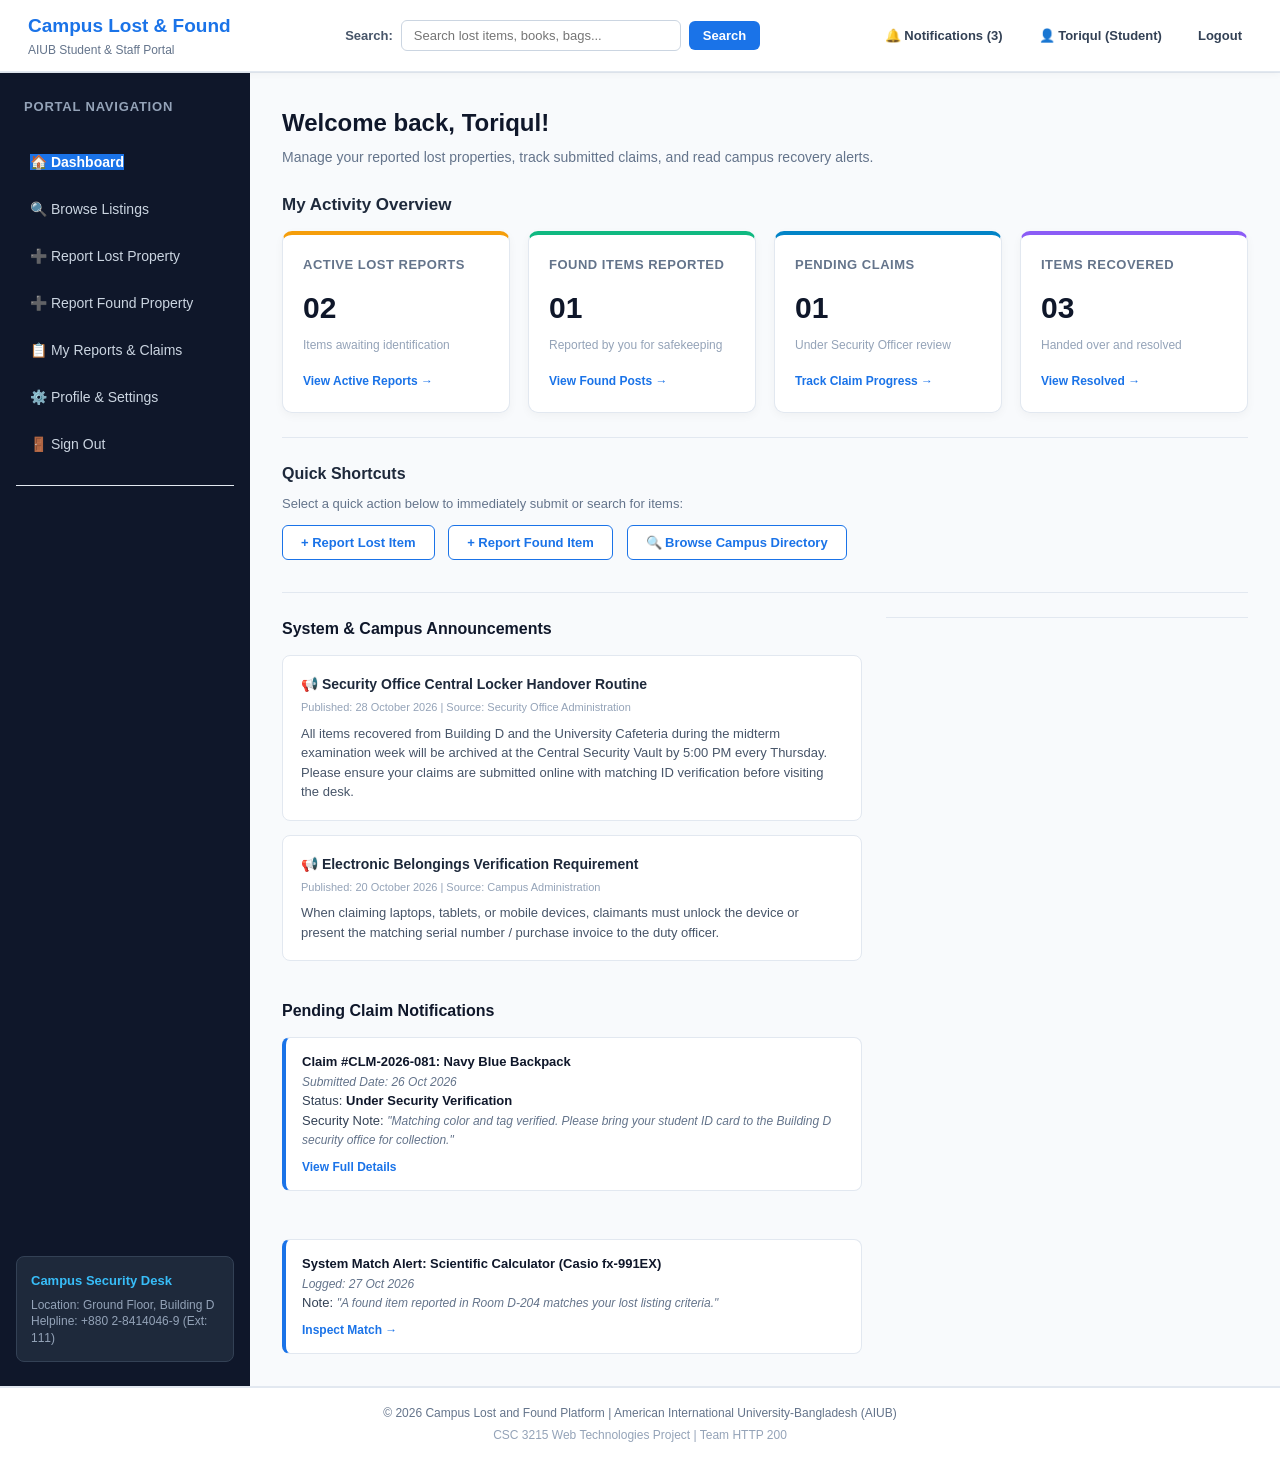
<file: demo_layout/index.html>
<!DOCTYPE html>
<html lang="en">
<head>
  <meta charset="UTF-8">
  <title>User Dashboard - Campus Lost and Found</title>
  <link rel="stylesheet" href="style.css">
</head>
<body>

  <!-- 1. Top Navigation Bar -->
  <header>
    <div>
      <h1>Campus Lost &amp; Found</h1>
      <p>AIUB Student &amp; Staff Portal</p>
    </div>

    <!-- Quick Search Form -->
    <form action="items_browse.html" method="GET">
      <label for="dash-search">Search:</label>
      <input type="search" id="dash-search" name="q" placeholder="Search lost items, books, bags...">
      <button type="submit">Search</button>
    </form>

    <!-- User Profile & Notifications Shortcut -->
    <nav aria-label="User Utilities">
      <ul>
        <li><a href="notifications.html">🔔 Notifications (3)</a></li>
        <li><a href="profile.html">👤 Toriqul (Student)</a></li>
        <li><a href="login.html">Logout</a></li>
      </ul>
    </nav>
  </header>

  <hr>

  <!-- 2. Main Portal Layout (Sidebar + Workspace) -->
  <div>

    <!-- Role-based Navigation Sidebar -->
    <aside>
      <h3>Portal Navigation</h3>
      <nav aria-label="Main Navigation">
        <ul>
          <li><a href="dashboard.html"><strong>🏠 Dashboard</strong></a></li>
          <li><a href="items_browse.html">🔍 Browse Listings</a></li>
          <li><a href="report_lost.html">➕ Report Lost Property</a></li>
          <li><a href="report_found.html">➕ Report Found Property</a></li>
          <li><a href="report_history.html">📋 My Reports &amp; Claims</a></li>
          <li><a href="profile.html">⚙️ Profile &amp; Settings</a></li>
          <li><a href="login.html">🚪 Sign Out</a></li>
        </ul>
      </nav>

      <hr>

      <!-- Quick Support Box -->
      <section>
        <h4>Campus Security Desk</h4>
        <p>Location: Ground Floor, Building D</p>
        <p>Helpline: +880 2-8414046-9 (Ext: 111)</p>
      </section>
    </aside>

    <hr>

    <!-- 3. Dynamic Dashboard Workspace -->
    <main>

      <!-- Greeting Section -->
      <section>
        <h2>Welcome back, Toriqul!</h2>
        <p>Manage your reported lost properties, track submitted claims, and read campus recovery alerts.</p>
      </section>

      <!-- Metric Cards (Overview metrics of personal active reports) -->
      <section>
        <h3>My Activity Overview</h3>

        <div>
          <!-- Metric 1: Active Lost Reports -->
          <article>
            <h4>Active Lost Reports</h4>
            <p><strong>02</strong></p>
            <p>Items awaiting identification</p>
            <a href="report_history.html?type=lost">View Active Reports &rarr;</a>
          </article>

          <!-- Metric 2: Found Items Reported -->
          <article>
            <h4>Found Items Reported</h4>
            <p><strong>01</strong></p>
            <p>Reported by you for safekeeping</p>
            <a href="report_history.html?type=found">View Found Posts &rarr;</a>
          </article>

          <!-- Metric 3: Pending Claims -->
          <article>
            <h4>Pending Claims</h4>
            <p><strong>01</strong></p>
            <p>Under Security Officer review</p>
            <a href="report_history.html?tab=claims">Track Claim Progress &rarr;</a>
          </article>

          <!-- Metric 4: Successfully Recovered -->
          <article>
            <h4>Items Recovered</h4>
            <p><strong>03</strong></p>
            <p>Handed over and resolved</p>
            <a href="report_history.html?status=recovered">View Resolved &rarr;</a>
          </article>
        </div>
      </section>

      <hr>

      <!-- Navigation Action Shortcuts -->
      <section>
        <h3>Quick Shortcuts</h3>
        <p>Select a quick action below to immediately submit or search for items:</p>
        <p>
          <a href="report_lost.html"><button type="button">+ Report Lost Item</button></a>
          <a href="report_found.html"><button type="button">+ Report Found Item</button></a>
          <a href="items_browse.html"><button type="button">🔍 Browse Campus Directory</button></a>
        </p>
      </section>

      <hr>

      <!-- Two-Column Feed: Announcements + Claims Status -->
      <div>

        <!-- Left: Campus Announcements -->
        <section>
          <h3>System &amp; Campus Announcements</h3>

          <article>
            <h4>📢 Security Office Central Locker Handover Routine</h4>
            <p><small>Published: 28 October 2026 | Source: Security Office Administration</small></p>
            <p>All items recovered from Building D and the University Cafeteria during the midterm examination week will be archived at the Central Security Vault by 5:00 PM every Thursday. Please ensure your claims are submitted online with matching ID verification before visiting the desk.</p>
          </article>

          <article>
            <h4>📢 Electronic Belongings Verification Requirement</h4>
            <p><small>Published: 20 October 2026 | Source: Campus Administration</small></p>
            <p>When claiming laptops, tablets, or mobile devices, claimants must unlock the device or present the matching serial number / purchase invoice to the duty officer.</p>
          </article>
        </section>

        <hr>

        <!-- Right: Recent Notification & Pending Claim Status -->
        <section>
          <h3>Pending Claim Notifications</h3>

          <ul>
            <li>
              <strong>Claim #CLM-2026-081: Navy Blue Backpack</strong><br>
              <em>Submitted Date: 26 Oct 2026</em><br>
              Status: <strong>Under Security Verification</strong><br>
              Security Note: <em>"Matching color and tag verified. Please bring your student ID card to the Building D security office for collection."</em><br>
              <a href="report_history.html">View Full Details</a>
            </li>
            <br>
            <li>
              <strong>System Match Alert: Scientific Calculator (Casio fx-991EX)</strong><br>
              <em>Logged: 27 Oct 2026</em><br>
              Note: <em>"A found item reported in Room D-204 matches your lost listing criteria."</em><br>
              <a href="items_browse.html">Inspect Match &rarr;</a>
            </li>
          </ul>
        </section>

      </div>

    </main>
  </div>

  <hr>

  <!-- 4. Global Footer -->
  <footer>
    <p>&copy; 2026 Campus Lost and Found Platform | American International University-Bangladesh (AIUB)</p>
    <p>CSC 3215 Web Technologies Project | Team HTTP 200</p>
  </footer>

</body>
</html>
</file>
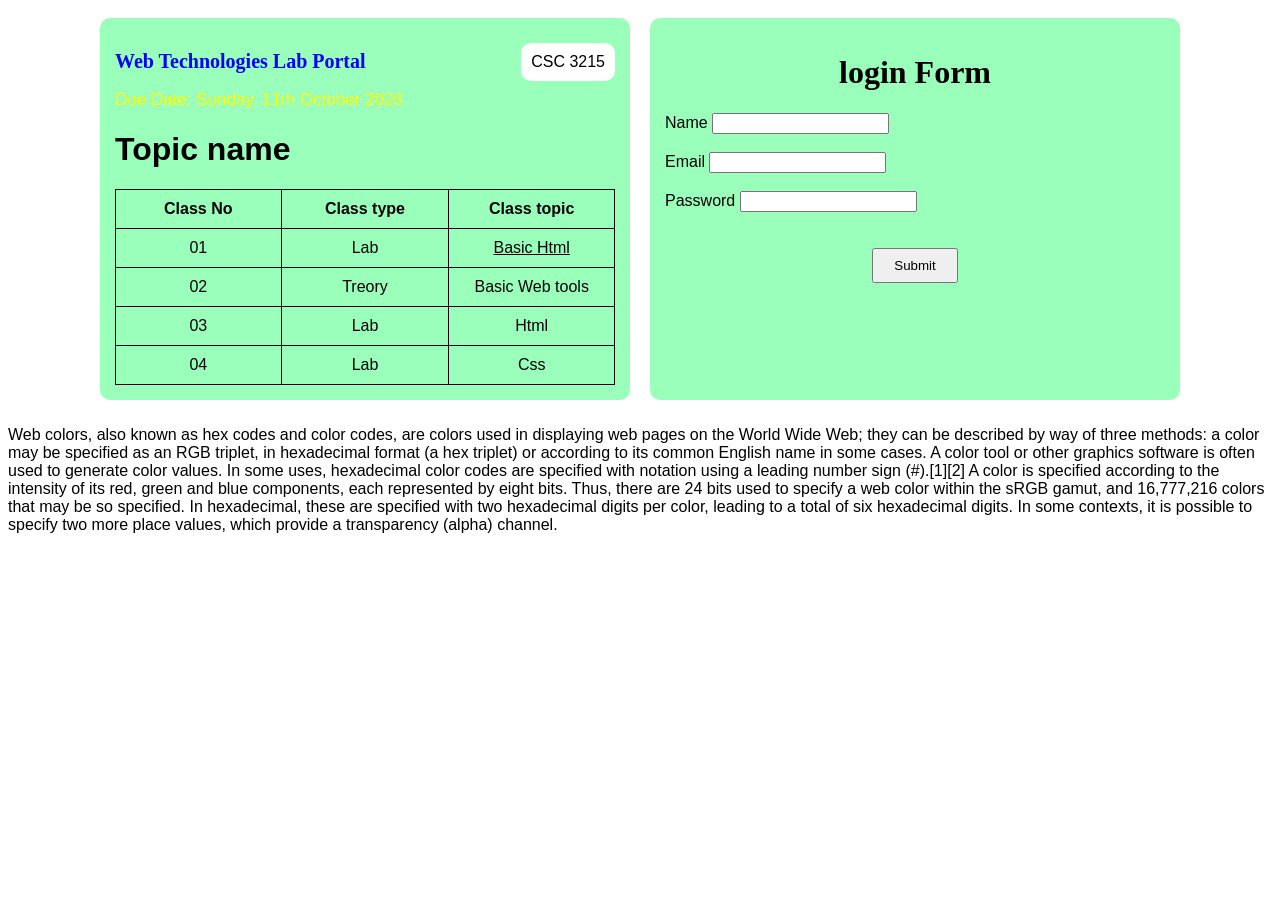
<file: practice/index.html>
<!DOCTYPE html>
<html lang="en">
<head>
  <meta charset="UTF-8">
  <title>Course Announcement Card</title>
  <link rel="stylesheet" href="style.css">
</head>
<body>
    <div class="flex">
            <div class="card">
            <span class="courseId">CSC 3215</span>
            <h2 class="courseName">Web Technologies Lab Portal</h2>
            <p class="subTitle">Due Date: Sunday, 11th October 2026</p>
            <h1 class="topic"> Topic name</h1>
            <table>
                <tr>
                <th>Class No</th><th>Class type</th><th>Class topic</th>
                </tr>
                <tr>
                <td>01</td><td>Lab</td><td><a class="link" href="#">Basic Html</a></td>
                </tr>
                <tr>
                <td>02</td><td>Treory</td><td>Basic Web tools</td>
                </tr>
                <tr>
                <td>03</td><td>Lab</td><td>Html</td>
                </tr>
                <tr>
                <td>04</td><td>Lab</td><td>Css</td>
                </tr>
            </table>

        </div>
        <div class="form">
            <h1 class="login">login Form</h1>
            <form action="https://github.com/sazid-uddin/Teaching-WT-L-Fall-26/blob/main/Theory1/README.md">
                <label for="name">Name</label>
                <input type="text" name="name" id="n" required>
                <br>
                <br>
                <label for="email">Email</label>
                <input type="email" name="email" id="e" required>
                <br>
                <br>
                <label for="pass">Password</label>
                <input type="password" name="pass" id="p" required>
                <br>
                <br>
                <br>
                <input type="submit" name="sub" id="sub">  
            </form>
            
        </div>
    </div>
  <p>
    Web colors, also known as hex codes and color codes, are colors used in displaying web pages on the World Wide Web; they can be described by way of three methods: a color may be specified as an RGB triplet, in hexadecimal format (a hex triplet) or according to its common English name in some cases. A color tool or other graphics software is often used to generate color values. In some uses, hexadecimal color codes are specified with notation using a leading number sign (#).[1][2] A color is specified according to the intensity of its red, green and blue components, each represented by eight bits. Thus, there are 24 bits used to specify a web color within the sRGB gamut, and 16,777,216 colors that may be so specified. In hexadecimal, these are specified with two hexadecimal digits per color, leading to a total of six hexadecimal digits. In some contexts, it is possible to specify two more place values, which provide a transparency (alpha) channel.
  </p>

</body>
</html>
</file>
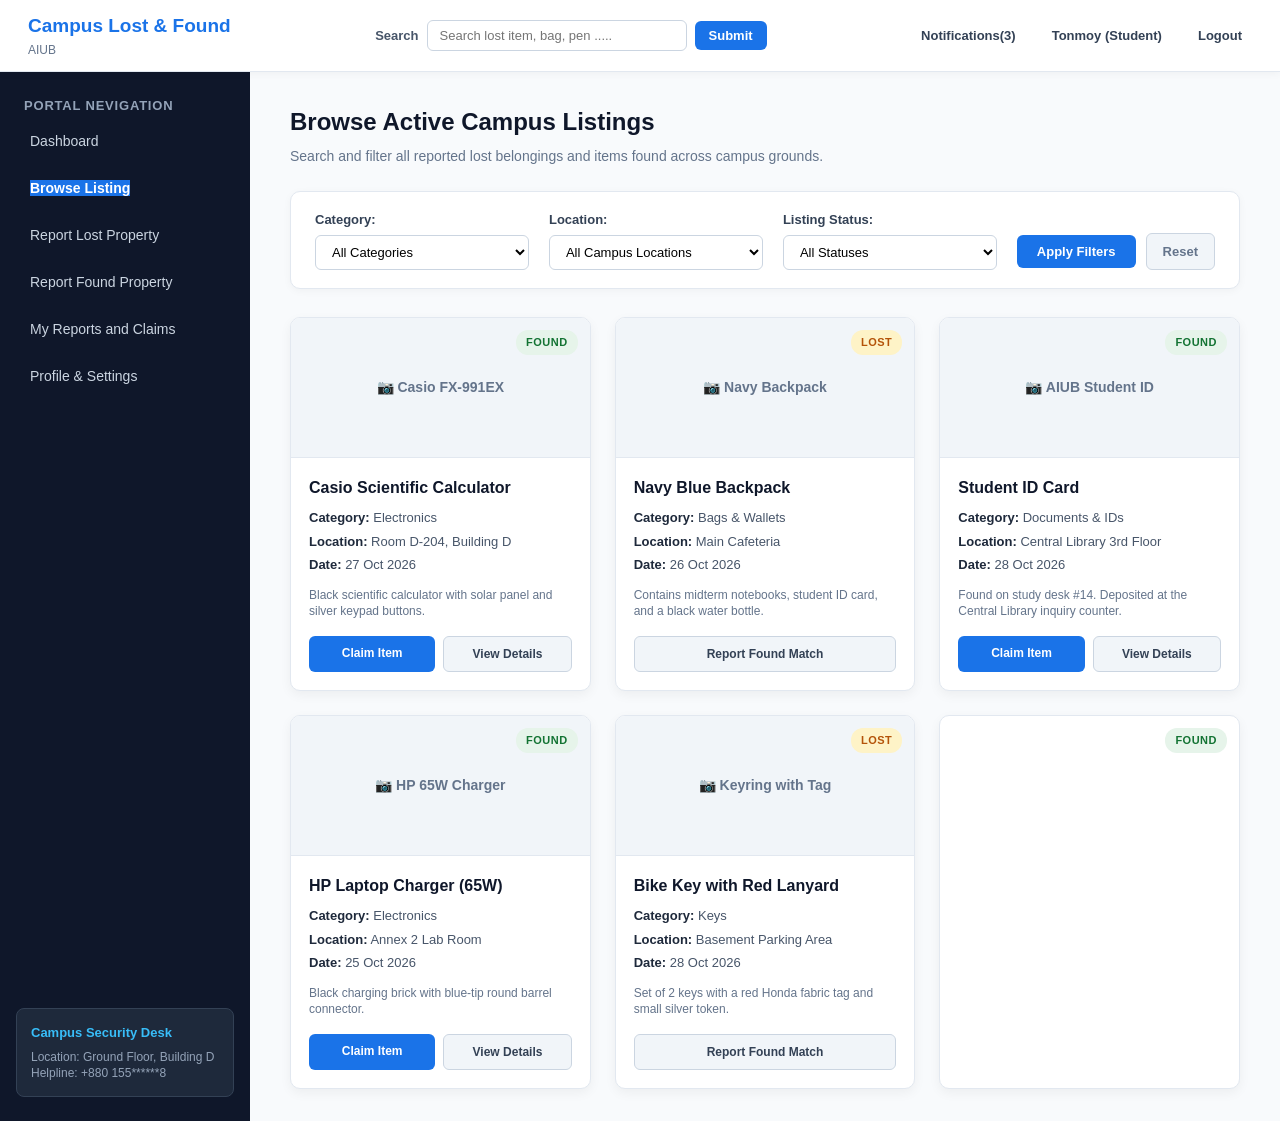
<file: demo_layout/items_browse.html>
<!DOCTYPE html>
<html lang="en">
    <head>
        <meta charset="UTF-8">
        <title>Browse Listings - Campus Lost and Found</title>
        <link rel="stylesheet" href="items_browse.css">
    </head>
    <body>
        <!-- Top Sticky Header -->
        <header>
            <div id="header_text">
                <h1>Campus Lost &amp; Found</h1>
                <p>AIUB</p>
            </div>

            <form action="items_browse.html" method="get">
                <label for="search">Search</label>
                <input type="text" id="search" name="q" placeholder="Search lost item, bag, pen .....">
                <button id="submit" type="submit">Submit</button>
            </form>

            <nav id="header_navigation">
                <ul>
                    <li><a href="dashboard.html">Notifications(3)</a></li>
                    <li><a href="profile.html">Tonmoy (Student)</a></li>
                    <li><a href="login.html">Logout</a></li>
                </ul>
            </nav>
        </header>

        <!-- Body Layout Container -->
        <div>
            <!-- Sidebar Navigation -->
            <aside>
                <nav id="aside_nevigation">
                    <h1>Portal Nevigation</h1>
                    <ul>
                        <li><a href="dashboard.html">Dashboard</a></li>
                        <li><a href="items_browse.html"><strong>Browse Listing</strong></a></li>
                        <li><a href="report_lost.html">Report Lost Property</a></li>
                        <li><a href="report_found.html">Report Found Property</a></li>
                        <li><a href="report_history.html">My Reports and Claims</a></li>
                        <li><a href="profile.html">Profile &amp; Settings</a></li>
                    </ul>
                </nav>
                <div id="aside_ex_text">
                    <h4>Campus Security Desk</h4>
                    <p>Location: Ground Floor, Building D <br> Helpline: +880 155******8 </p>
                </div>
            </aside>

            <!-- Main Workspace Area -->
            <main id="main_body">
                <div id="main_head">
                    <h1>Browse Active Campus Listings</h1>
                    <p>Search and filter all reported lost belongings and items found across campus grounds.</p>
                </div>

                <!-- Search and Filter Tool Bar -->
                <div id="filter_section">
                    <form action="items_browse.html" method="get" id="filter_form">
                        <div class="filter_field">
                            <label for="filter_cat">Category:</label>
                            <select id="filter_cat" name="category">
                                <option value="">All Categories</option>
                                <option value="Electronics">Electronics</option>
                                <option value="Bags & Wallets">Bags &amp; Wallets</option>
                                <option value="Documents & IDs">Documents &amp; IDs</option>
                                <option value="Books & Stationery">Books &amp; Stationery</option>
                                <option value="Personal Accessories">Personal Accessories</option>
                            </select>
                        </div>

                        <div class="filter_field">
                            <label for="filter_loc">Location:</label>
                            <select id="filter_loc" name="location">
                                <option value="">All Campus Locations</option>
                                <option value="Building D">Building D</option>
                                <option value="Central Library">Central Library</option>
                                <option value="Main Cafeteria">Campus Main Cafeteria</option>
                                <option value="Annex 1-3">Annex Buildings</option>
                                <option value="Parking Area">Basement Parking</option>
                            </select>
                        </div>

                        <div class="filter_field">
                            <label for="filter_type">Listing Status:</label>
                            <select id="filter_type" name="type">
                                <option value="">All Statuses</option>
                                <option value="found">Found Items (Available to Claim)</option>
                                <option value="lost">Lost Reports</option>
                            </select>
                        </div>

                        <div class="filter_buttons">
                            <button type="submit" id="btn_apply_filter">Apply Filters</button>
                            <a href="items_browse.html" id="btn_clear_filter">Reset</a>
                        </div>
                    </form>
                </div>

                <!-- Responsive Card Catalog Grid -->
                <div id="catalog_container">

                    <!-- Item Card 1: Found Calculator -->
                    <div class="item_card">
                        <span class="badge badge_found">Found</span>
                        <div class="card_img_placeholder">📷 Casio FX-991EX</div>
                        <div class="card_content">
                            <h3>Casio Scientific Calculator</h3>
                            <p><strong>Category:</strong> Electronics</p>
                            <p><strong>Location:</strong> Room D-204, Building D</p>
                            <p><strong>Date:</strong> 27 Oct 2026</p>
                            <p class="item_desc">Black scientific calculator with solar panel and silver keypad buttons.</p>
                            <div class="card_actions">
                                <a href="claim_item.html?id=101" class="btn_card btn_claim">Claim Item</a>
                                <a href="#" class="btn_card btn_details">View Details</a>
                            </div>
                        </div>
                    </div>

                    <!-- Item Card 2: Lost Backpack -->
                    <div class="item_card">
                        <span class="badge badge_lost">Lost</span>
                        <div class="card_img_placeholder">📷 Navy Backpack</div>
                        <div class="card_content">
                            <h3>Navy Blue Backpack</h3>
                            <p><strong>Category:</strong> Bags &amp; Wallets</p>
                            <p><strong>Location:</strong> Main Cafeteria</p>
                            <p><strong>Date:</strong> 26 Oct 2026</p>
                            <p class="item_desc">Contains midterm notebooks, student ID card, and a black water bottle.</p>
                            <div class="card_actions">
                                <a href="#" class="btn_card btn_details full_width">Report Found Match</a>
                            </div>
                        </div>
                    </div>

                    <!-- Item Card 3: Found Student ID Card -->
                    <div class="item_card">
                        <span class="badge badge_found">Found</span>
                        <div class="card_img_placeholder">📷 AIUB Student ID</div>
                        <div class="card_content">
                            <h3>Student ID Card</h3>
                            <p><strong>Category:</strong> Documents &amp; IDs</p>
                            <p><strong>Location:</strong> Central Library 3rd Floor</p>
                            <p><strong>Date:</strong> 28 Oct 2026</p>
                            <p class="item_desc">Found on study desk #14. Deposited at the Central Library inquiry counter.</p>
                            <div class="card_actions">
                                <a href="claim_item.html?id=103" class="btn_card btn_claim">Claim Item</a>
                                <a href="#" class="btn_card btn_details">View Details</a>
                            </div>
                        </div>
                    </div>

                    <!-- Item Card 4: Found Laptop Charger -->
                    <div class="item_card">
                        <span class="badge badge_found">Found</span>
                        <div class="card_img_placeholder">📷 HP 65W Charger</div>
                        <div class="card_content">
                            <h3>HP Laptop Charger (65W)</h3>
                            <p><strong>Category:</strong> Electronics</p>
                            <p><strong>Location:</strong> Annex 2 Lab Room</p>
                            <p><strong>Date:</strong> 25 Oct 2026</p>
                            <p class="item_desc">Black charging brick with blue-tip round barrel connector.</p>
                            <div class="card_actions">
                                <a href="claim_item.html?id=104" class="btn_card btn_claim">Claim Item</a>
                                <a href="#" class="btn_card btn_details">View Details</a>
                            </div>
                        </div>
                    </div>

                    <!-- Item Card 5: Lost Car / Locker Keys -->
                    <div class="item_card">
                        <span class="badge badge_lost">Lost</span>
                        <div class="card_img_placeholder">📷 Keyring with Tag</div>
                        <div class="card_content">
                            <h3>Bike Key with Red Lanyard</h3>
                            <p><strong>Category:</strong> Keys</p>
                            <p><strong>Location:</strong> Basement Parking Area</p>
                            <p><strong>Date:</strong> 28 Oct 2026</p>
                            <p class="item_desc">Set of 2 keys with a red Honda fabric tag and small silver token.</p>
                            <div class="card_actions">
                                <a href="#" class="btn_card btn_details full_width">Report Found Match</a>
                            </div>
                        </div>
                    </div>

                    <!-- Item Card 6: Found Notebook -->
                    <div class="item_card">
                        <span class="badge badge_found">Found</span>
</file>
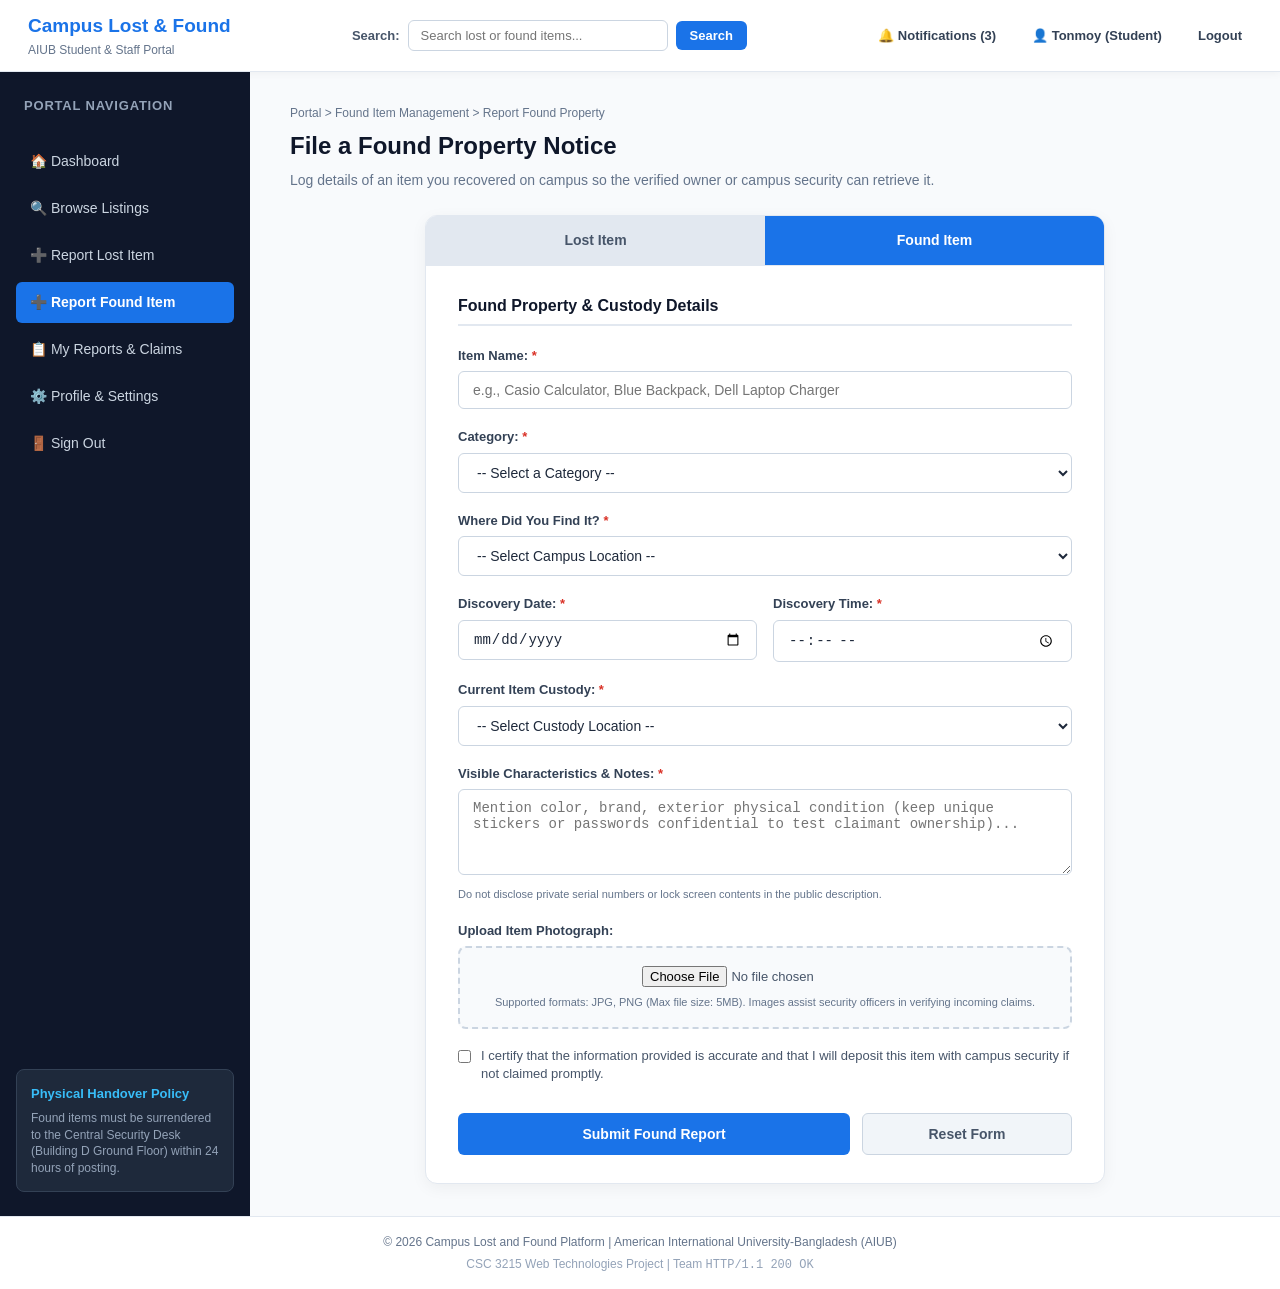
<file: demo_layout/report_found.html>
<!DOCTYPE html>
<html lang="en">
<head>
  <meta charset="UTF-8">
  <meta name="viewport" content="width=device-width, initial-scale=1.0">
  <title>Report Found Property - Campus Lost and Found</title>
  <link rel="stylesheet" href="report_found.css">
</head>
<body>

  <!-- Top Sticky Navigation Bar -->
  <header class="top-navbar">
    <div class="logo-area">
      <h1>Campus Lost &amp; Found</h1>
      <p>AIUB Student &amp; Staff Portal</p>
    </div>

    <!-- Quick Search -->
    <form class="nav-search" action="items_browse.html" method="GET">
      <label for="quick-search">Search:</label>
      <input type="search" id="quick-search" name="q" placeholder="Search lost or found items...">
      <button type="submit">Search</button>
    </form>

    <!-- User Navigation Links -->
    <nav class="user-nav">
      <ul>
        <li><a href="dashboard.html">🔔 Notifications (3)</a></li>
        <li><a href="profile.html">👤 Tonmoy (Student)</a></li>
        <li><a href="login.html">Logout</a></li>
      </ul>
    </nav>
  </header>

  <!-- Main Container: Sidebar + Workspace -->
  <div class="layout-container">

    <!-- Role-Based Sidebar Navigation -->
    <aside class="sidebar">
      <h3>Portal Navigation</h3>
      <nav class="sidebar-menu">
        <ul>
          <li><a href="dashboard.html">🏠 Dashboard</a></li>
          <li><a href="items_browse.html">🔍 Browse Listings</a></li>
          <li><a href="report_lost.html">➕ Report Lost Item</a></li>
          <li><a href="report_found.html" class="active"><strong>➕ Report Found Item</strong></a></li>
          <li><a href="report_history.html">📋 My Reports &amp; Claims</a></li>
          <li><a href="profile.html">⚙️ Profile &amp; Settings</a></li>
          <li><a href="login.html">🚪 Sign Out</a></li>
        </ul>
      </nav>

      <section class="help-box">
        <h4>Physical Handover Policy</h4>
        <p>Found items must be surrendered to the Central Security Desk (Building D Ground Floor) within 24 hours of posting.</p>
      </section>
    </aside>

    <!-- Main Workspace Area -->
    <main class="main-content">

      <!-- Breadcrumbs and Header -->
      <div class="page-header">
        <p class="breadcrumbs">Portal &gt; Found Item Management &gt; Report Found Property</p>
        <h2>File a Found Property Notice</h2>
        <p class="subtitle">Log details of an item you recovered on campus so the verified owner or campus security can retrieve it.</p>
      </div>

      <!-- Centered Report Card / Form Container -->
      <div class="form-wrapper">

        <!-- Tab Toggle (Matching Proposal Wireframe UI) -->
        <div class="form-toggle-tabs">
          <a href="report_lost.html" class="tab-btn inactive-tab">Lost Item</a>
          <a href="report_found.html" class="tab-btn active-tab">Found Item</a>
        </div>

        <form action="report_history.html" method="POST" enctype="multipart/form-data" class="report-form">
          
          <fieldset class="form-fieldset">
            <legend>Found Property &amp; Custody Details</legend>

            <!-- 1. Item Name -->
            <div class="form-group">
              <label for="item_name">Item Name: <span class="required">*</span></label>
              <input type="text" id="item_name" name="item_name" placeholder="e.g., Casio Calculator, Blue Backpack, Dell Laptop Charger" required minlength="3">
            </div>

            <!-- 2. Item Category -->
            <div class="form-group">
              <label for="item_category">Category: <span class="required">*</span></label>
              <select id="item_category" name="item_category" required>
                <option value="">-- Select a Category --</option>
                <option value="Electronics">Electronics (Laptops, Phones, Chargers, Calculators)</option>
                <option value="Bags & Wallets">Bags &amp; Wallets (Backpacks, Purses, Pouches)</option>
                <option value="Documents & IDs">Documents &amp; Student/Faculty IDs</option>
                <option value="Books & Stationery">Books, Notebooks &amp; Stationery</option>
                <option value="Clothing & Accessories">Clothing &amp; Accessories (Watches, Glasses)</option>
                <option value="Keys">Keys &amp; Locker Access Tokens</option>
                <option value="Other">Other Personal Possessions</option>
              </select>
            </div>

            <!-- 3. Found Location -->
            <div class="form-group">
              <label for="found_location">Where Did You Find It? <span class="required">*</span></label>
              <select id="found_location" name="found_location" required>
                <option value="">-- Select Campus Location --</option>
                <option value="Building A">Building A (Administrative Block)</option>
                <option value="Building B">Building B (Engineering Labs)</option>
                <option value="Building C">Building C (Architecture &amp; Arts)</option>
                <option value="Building D">Building D (Classrooms &amp; Security Desk)</option>
                <option value="Library">Central Library (Annex / 3rd Floor)</option>
                <option value="Cafeteria">Campus Main Cafeteria</option>
                <option value="Sports Field">Football Field / Gymnasium</option>
                <option value="Basement Parking">Basement Parking Area</option>
              </select>
            </div>

            <!-- 4. Date and Time Found (Two-Column Inline Split) -->
            <div class="form-row-split">
              <div class="form-group">
                <label for="found_date">Discovery Date: <span class="required">*</span></label>
                <input type="date" id="found_date" name="found_date" required>
              </div>

              <div class="form-group">
                <label for="found_time">Discovery Time: <span class="required">*</span></label>
                <input type="time" id="found_time" name="found_time" required>
              </div>
            </div>

            <!-- 5. Current Item Custody Status -->
            <div class="form-group">
              <label for="custody_status">Current Item Custody: <span class="required">*</span></label>
              <select id="custody_status" name="custody_status" required>
                <option value="">-- Select Custody Location --</option>
                <option value="Handed to Building D Security Desk">Handed over to Security Desk (Building D)</option>
                <option value="Handed to Department Office">Handed over to Faculty/Department Office</option>
                <option value="With Finder (Temporary Holding)">With me (Temporary custody until owner contacts)</option>
              </select>
            </div>

            <!-- 6. Item Description & General Notes -->
            <div class="form-group">
              <label for="item_description">Visible Characteristics &amp; Notes: <span class="required">*</span></label>
              <textarea id="item_description" name="item_description" rows="4" placeholder="Mention color, brand, exterior physical condition (keep unique stickers or passwords confidential to test claimant ownership)..." required></textarea>
              <small class="field-hint">Do not disclose private serial numbers or lock screen contents in the public description.</small>
            </div>

            <!-- 7. Item Photo Attachment -->
            <div class="form-group">
              <label for="item_image">Upload Item Photograph:</label>
              <div class="file-upload-box">
                <input type="file" id="item_image" name="item_image" accept="image/png, image/jpeg, image/jpg">
                <p class="file-instructions">Supported formats: JPG, PNG (Max file size: 5MB). Images assist security officers in verifying incoming claims.</p>
              </div>
            </div>

            <!-- 8. Verification Checkbox -->
            <div class="form-group form-checkbox-group">
              <input type="checkbox" id="custody_verify" name="custody_verify" required>
              <label for="custody_verify">I certify that the information provided is accurate and that I will deposit this item with campus security if not claimed promptly.</label>
            </div>

            <!-- Form Action Buttons -->
            <div class="form-actions">
              <button type="submit" class="btn-submit">Submit Found Report</button>
              <button type="reset" class="btn-reset">Reset Form</button>
            </div>

          </fieldset>

        </form>
      </div>

    </main>
  </div>

  <!-- Global Footer -->
  <footer class="footer">
    <p>&copy; 2026 Campus Lost and Found Platform | American International University-Bangladesh (AIUB)</p>
    <p>CSC 3215 Web Technologies Project | Team <code>HTTP/1.1 200 OK</code></p>
  </footer>

</body>
</html>
</file>
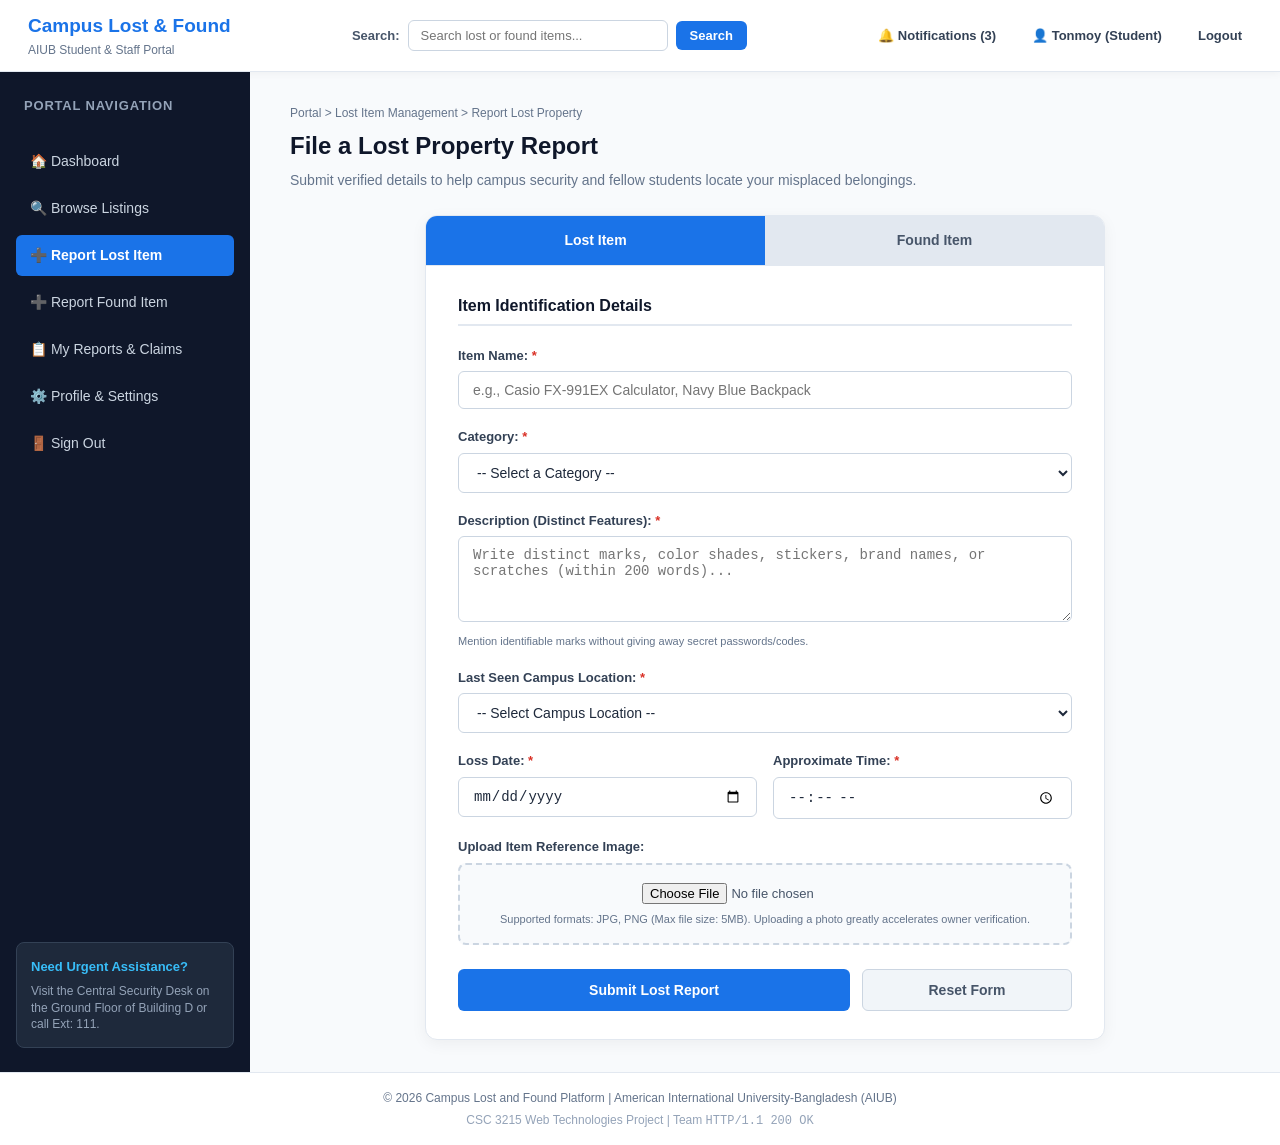
<file: demo_layout/report_lost.html>
<!DOCTYPE html>
<html lang="en">
<head>
  <meta charset="UTF-8">
  <meta name="viewport" content="width=device-width, initial-scale=1.0">
  <title>Report Lost Property - Campus Lost and Found</title>
  <link rel="stylesheet" href="report_lost.css">
</head>
<body>

  <!-- Top Sticky Navigation Bar -->
  <header class="top-navbar">
    <div class="logo-area">
      <h1>Campus Lost &amp; Found</h1>
      <p>AIUB Student &amp; Staff Portal</p>
    </div>

    <!-- Quick Search -->
    <form class="nav-search" action="items_browse.html" method="GET">
      <label for="quick-search">Search:</label>
      <input type="search" id="quick-search" name="q" placeholder="Search lost or found items...">
      <button type="submit">Search</button>
    </form>

    <!-- User Navigation Links -->
    <nav class="user-nav">
      <ul>
        <li><a href="dashboard.html">🔔 Notifications (3)</a></li>
        <li><a href="profile.html">👤 Tonmoy (Student)</a></li>
        <li><a href="login.html">Logout</a></li>
      </ul>
    </nav>
  </header>

  <!-- Main Container: Sidebar + Workspace -->
  <div class="layout-container">

    <!-- Role-Based Sidebar Navigation -->
    <aside class="sidebar">
      <h3>Portal Navigation</h3>
      <nav class="sidebar-menu">
        <ul>
          <li><a href="dashboard.html">🏠 Dashboard</a></li>
          <li><a href="items_browse.html">🔍 Browse Listings</a></li>
          <li><a href="report_lost.html" class="active"><strong>➕ Report Lost Item</strong></a></li>
          <li><a href="report_found.html">➕ Report Found Item</a></li>
          <li><a href="report_history.html">📋 My Reports &amp; Claims</a></li>
          <li><a href="profile.html">⚙️ Profile &amp; Settings</a></li>
          <li><a href="login.html">🚪 Sign Out</a></li>
        </ul>
      </nav>

      <section class="help-box">
        <h4>Need Urgent Assistance?</h4>
        <p>Visit the Central Security Desk on the Ground Floor of Building D or call Ext: 111.</p>
      </section>
    </aside>

    <!-- Main Workspace Area -->
    <main class="main-content">

      <!-- Breadcrumbs and Header -->
      <div class="page-header">
        <p class="breadcrumbs">Portal &gt; Lost Item Management &gt; Report Lost Property</p>
        <h2>File a Lost Property Report</h2>
        <p class="subtitle">Submit verified details to help campus security and fellow students locate your misplaced belongings.</p>
      </div>

      <!-- Centered Report Card / Form Container -->
      <div class="form-wrapper">

        <!-- Tab Toggle (Matching Proposal Wireframe UI) -->
        <div class="form-toggle-tabs">
          <a href="report_lost.html" class="tab-btn active-tab">Lost Item</a>
          <a href="report_found.html" class="tab-btn inactive-tab">Found Item</a>
        </div>

        <form action="report_history.html" method="POST" enctype="multipart/form-data" class="report-form">
          
          <fieldset class="form-fieldset">
            <legend>Item Identification Details</legend>

            <!-- 1. Item Name -->
            <div class="form-group">
              <label for="item_name">Item Name: <span class="required">*</span></label>
              <input type="text" id="item_name" name="item_name" placeholder="e.g., Casio FX-991EX Calculator, Navy Blue Backpack" required minlength="3">
            </div>

            <!-- 2. Item Category -->
            <div class="form-group">
              <label for="item_category">Category: <span class="required">*</span></label>
              <select id="item_category" name="item_category" required>
                <option value="">-- Select a Category --</option>
                <option value="Electronics">Electronics (Laptops, Phones, Chargers, Calculators)</option>
                <option value="Bags & Wallets">Bags &amp; Wallets (Backpacks, Purses)</option>
                <option value="Documents & IDs">Documents &amp; Student/Faculty IDs</option>
                <option value="Books & Stationery">Books, Notebooks &amp; Stationery</option>
                <option value="Clothing & Accessories">Clothing &amp; Accessories (Watches, Glasses)</option>
                <option value="Keys">Keys &amp; Locker Access Tokens</option>
                <option value="Other">Other Personal Possessions</option>
              </select>
            </div>

            <!-- 3. Detailed Description -->
            <div class="form-group">
              <label for="item_description">Description (Distinct Features): <span class="required">*</span></label>
              <textarea id="item_description" name="item_description" rows="4" placeholder="Write distinct marks, color shades, stickers, brand names, or scratches (within 200 words)..." required></textarea>
              <small class="field-hint">Mention identifiable marks without giving away secret passwords/codes.</small>
            </div>

            <!-- 4. Campus Location -->
            <div class="form-group">
              <label for="lost_location">Last Seen Campus Location: <span class="required">*</span></label>
              <select id="lost_location" name="lost_location" required>
                <option value="">-- Select Campus Location --</option>
                <option value="Building A">Building A (Administrative Block)</option>
                <option value="Building B">Building B (Engineering Labs)</option>
                <option value="Building C">Building C (Architecture &amp; Arts)</option>
                <option value="Building D">Building D (Classrooms &amp; Security Desk)</option>
                <option value="Library">Central Library (Annex / 3rd Floor)</option>
                <option value="Cafeteria">Campus Main Cafeteria</option>
                <option value="Sports Field">Football Field / Gymnasium</option>
                <option value="Basement Parking">Basement Parking Area</option>
              </select>
            </div>

            <!-- 5. Date & Time Row (Two-Column inline layout) -->
            <div class="form-row-split">
              <div class="form-group">
                <label for="lost_date">Loss Date: <span class="required">*</span></label>
                <input type="date" id="lost_date" name="lost_date" required>
              </div>

              <div class="form-group">
                <label for="lost_time">Approximate Time: <span class="required">*</span></label>
                <input type="time" id="lost_time" name="lost_time" required>
              </div>
            </div>

            <!-- 6. Photo Upload Section -->
            <div class="form-group">
              <label for="item_image">Upload Item Reference Image:</label>
              <div class="file-upload-box">
                <input type="file" id="item_image" name="item_image" accept="image/png, image/jpeg, image/jpg">
                <p class="file-instructions">Supported formats: JPG, PNG (Max file size: 5MB). Uploading a photo greatly accelerates owner verification.</p>
              </div>
            </div>

            <!-- Form Action Buttons -->
            <div class="form-actions">
              <button type="submit" class="btn-submit">Submit Lost Report</button>
              <button type="reset" class="btn-reset">Reset Form</button>
            </div>

          </fieldset>

        </form>
      </div>

    </main>
  </div>

  <!-- Global Footer -->
  <footer class="footer">
    <p>&copy; 2026 Campus Lost and Found Platform | American International University-Bangladesh (AIUB)</p>
    <p>CSC 3215 Web Technologies Project | Team <code>HTTP/1.1 200 OK</code></p>
  </footer>

</body>
</html>
</file>
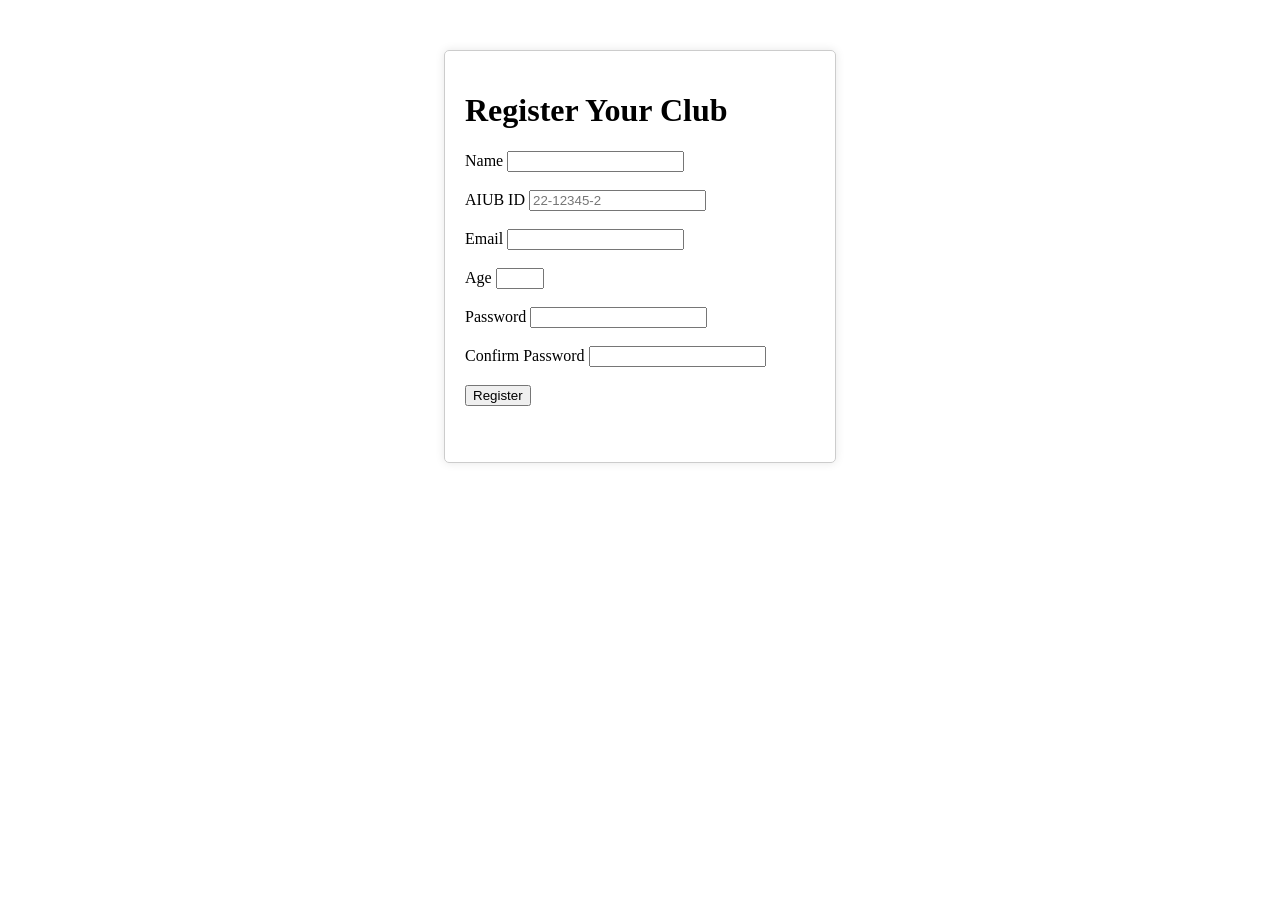
<file: practice/clubRegistration.html>
<!DOCTYPE html>
<html>
    <head>
        <title>Club Registration</title>
    </head>
    <body>
        <style>
            #club-registration {
                width: 350px;
                margin: 0 auto;
                margin-top: 50px;
                padding: 20px;
                border: 1px solid #ccc;
                border-radius: 5px;
                box-shadow: 0 0 10px rgba(0, 0, 0, 0.1);
            }

            #btnRegister {
                
                margin: 0 auto;
            }
        </style>
        <div id="club-registration">
            <h1>Register Your Club</h1>
            <form id="form-vali" onsubmit="return formValidation(event)" action="#">
                <label for="fname">Name </label>
                <input type="text" id="fname" name="name"><br><br>

                <label for="sid">AIUB ID </label>
                <input type="text" id="sid" name="id" pattern="[0-9]{2}-[0-9]{5}-[0-9]{1}" placeholder="22-12345-2"><br><br>

                <label for="email">Email </label>
                <input type="email" id="email" name="email"><br><br>

                <label for="age">Age </label>
                <input type="number" id="age" name="age" step="1" min="16" max="60"><br><br>

                <label for="pass">Password </label>
                <input type="password" id="pass" name="password"><br><br>

                <label for="pass2">Confirm Password </label>
                <input type="password" id="pass2" name="confirmPassword"><br><br>

                <button type="submit" id="btnRegister" >Register</button><br><br><br>

                <span id="error"></span>
            </form>

            <script>
                function formValidation(event){
                    event.preventDefault();

                    let nameval = document.getElementById("fname").value;
                    let id = document.getElementById("sid").value;
                    let email = document.getElementById("email").value;
                    let age = document.getElementById("age").value;
                    let pass = document.getElementById("pass").value;
                    let pass2 = document.getElementById("pass2").value;

                    document.getElementById("error").style.color = "red";

                    if(nameval == ""){
                        document.getElementById("error").innerText = "Name is required";
                        return false;
                    }
                    if(nameval.length < 3){
                        document.getElementById("error").innerText = "Name must be at least 3 characters long";
                        return false;
                    }

                    if(id == ""){
                        document.getElementById("error").innerText = "AIUB ID is required";
                        return false;
                    }

                    if(email.indexOf("@") == -1 || email.indexOf(".") == -1){
                        document.getElementById("error").innerText = "Email is not valid";
                        return false;
                    }

                    if(age <16 || age > 60){
                        document.getElementById("error").innerText = "Age must be between 16 and 60";
                        return false;
                    }

                    if(pass == ""){
                        document.getElementById("error").innerText = "Password is required";
                        return false;
                    }

                    if(pass.length < 6){
                        document.getElementById("error").innerText = "Password must be at least 6 characters long";
                        return false;
                    }

                    if(pass2 == ""){
                        document.getElementById("error").innerText = "Confirm Password is required";
                        return false;
                    }

                    if(pass != pass2){
                        document.getElementById("error").innerText = "Password do not match";
                        return false;
                    }

                    let message = "Registration successfull. welcome, ";
                    message += nameval;
                    message += "!";

                    document.getElementById("error").style.color = "green";
                    document.getElementById("error").innerText = message;
                    document.getElementById("form-vali").reset();
                    
                    return true;
                };
            </script>

        </div>
    </body>
</html>
</file>
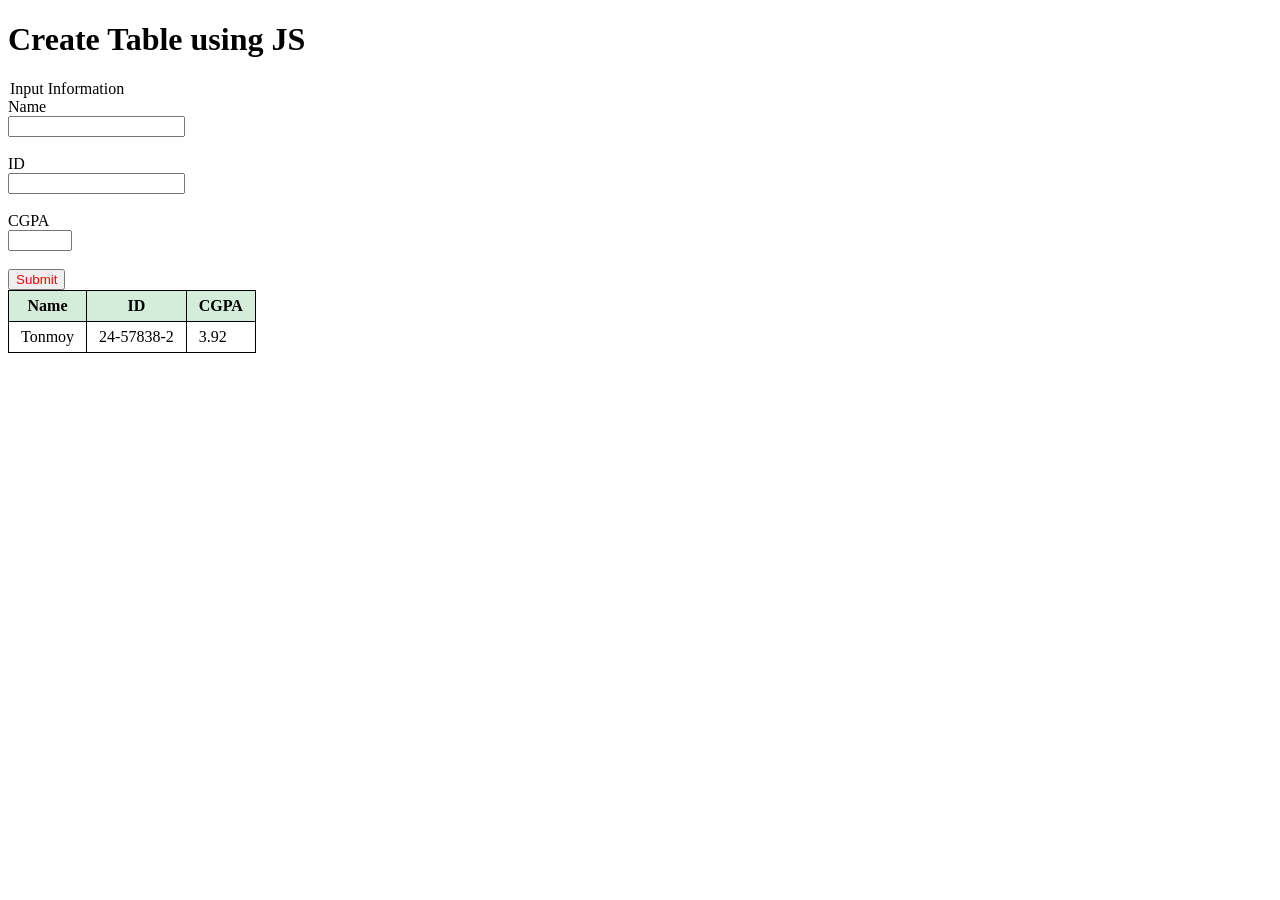
<file: practice/jsDom.html>
<!DOCTYPE html>
<html>
    <head>
        <meta charset="UTF-8">
        <title>Course Announcement Card</title>
    </head>
    <body>
        <style>
            table, th, td {
                border: 1px solid black;
                border-collapse: collapse;
                padding: 6px 12px;
            }
            th {
                background-color: #d4edda;
            }
        </style>

        <h1>Create Table using JS</h1>
        <form onsubmit="return addStudent(event)">
            <legend>Input Information</legend>
            <label for="name">Name</label>
            <br>
            <input type="text" id="name" class="name" minlength="3" required>
            <br><br>
            <label for="id">ID</label>
            <br>
            <input type="text" id="id" class="id" minlength="3" required>
            <br><br>
            <label for="cgpa">CGPA</label>
            <br>
            <input type="number" id="cgpa" class="cgpa" step="0.01" min="0" max="4" required>
            <br><br>
            <button type="submit" style="color: red;">Submit</button>
        </form>

        <div id="table-container"></div>

        <script>
            let student = [
                {name: "Tonmoy", Id: "24-57838-2", cgpa: 3.92}
            ];
            function renderTable (){

                let container = document.getElementById("table-container");
                container.innerHTML = "";
                
                let table = document.createElement("table");

                let table_tr = document.createElement("tr");
                table.appendChild(table_tr);

                let table_th_name = document.createElement("th");
                table_th_name.innerText = "Name"
                table_tr.appendChild(table_th_name);

                let table_th_id = document.createElement("th");
                table_th_id.innerText = "ID";
                table_tr.appendChild(table_th_id);

                let table_th_cgpa = document.createElement("th");
                table_th_cgpa.innerText = "CGPA";
                table_tr.appendChild(table_th_cgpa);

                

                for(let s of student){
                    let table_row = document.createElement("tr");
                    table.appendChild(table_row);

                    let td_name = document.createElement("td");
                    td_name.innerText = s.name;
                    table_row.appendChild(td_name);

                    let td_id = document.createElement("td");
                    td_id.innerText = s.Id;
                    table_row.appendChild(td_id);

                    let td_cgpa = document.createElement("td");
                    td_cgpa.innerText = s.cgpa;
                    table_row.appendChild(td_cgpa);
                }
                
                container.appendChild(table);
            };
            


            function addStudent(event){
                event.preventDefault();
                let name = document.getElementById("name").value;
                let id = document.getElementById("id").value;
                let cgpa = document.getElementById("cgpa").value;

                let newS = {
                    name: name,
                    Id: id,
                    cgpa: cgpa
                };

                student.push(newS);
                renderTable();

                document.getElementById("name").value = "";
                document.getElementById("id").value = "";
                document.getElementById("cgpa").value = "";
            };
            
            window.onload = function() {
                renderTable();
            };

        </script>
    </body>
</html>
</file>
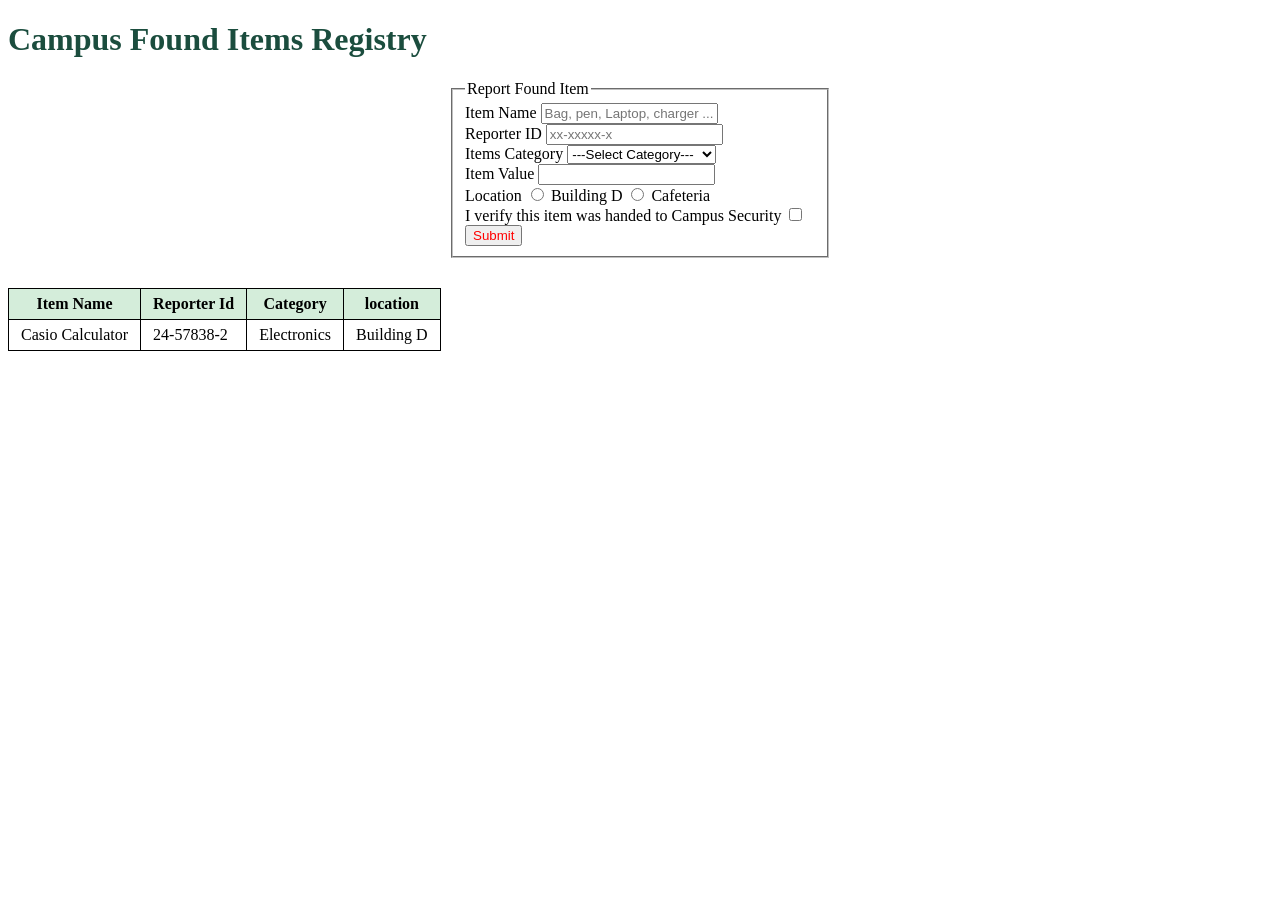
<file: practice/practiceLabTask2.html>
<!DOCTYPE html>
<html>
    <head>
        <title>Lost & Found Log</title>
    </head>
    <body>
        <style>
            table, th, td {
                border: 1px solid black;
                border-collapse: collapse;
                padding: 6px 12px;
            }
            th {
                background-color: #d4edda;
            }
        </style>
        <h1 id="main-title" style="color: #1b4d3e;">Campus Found Items Registry</h1>
        <form id="found-form" onsubmit="return handleFoundItem(event)">
            <fieldset  style="width: 350px; margin: 0 auto 30px auto;">
                <legend>Report Found Item</legend>
                <div id="item_name">
                    <label for="item-name">Item Name</label>
                    <input type="text" id="item-name" placeholder="Bag, pen, Laptop, charger ....." required>
                    <span class="error" id="name-err"></span>
                </div>

                <div id="reporter_id">
                    <label for="reporter-id">Reporter ID</label>
                    <input type="text" id="reporter-id" placeholder="xx-xxxxx-x" required>
                    <span class="error" id="id-err"></span>
                </div>

                <div id="categories">
                    <label for="item-category">Items Category</label>
                    <select name="item-category" id="item-category">
                        <option value="---Select Category---">---Select Category---</option>
                        <option value="Electronics">Electronics</option>
                        <option value="Books">Books</option>
                        <option value="personal Accessories">personal Accessories</option>
                    </select>
                </div>

                <div id="item_value">
                    <label for="item-value">Item Value</label>
                    <input type="number" id="item-value" step="1" min="0" required>

                    <br>
                    <label for="location">Location</label>
                    <input type="radio" name="location" value="Building D">
                    <label for="location">Building D</label>
                    <input type="radio" name="location" value="Cafeteria">
                    <label for="location">Cafeteria</label>

                    <br>
                    <label for="varify_check">I verify this item was handed to Campus Security</label>
                    <input type="checkbox" id="verify-check" required>
                </div>
                <button type="submit" style="margin: auto; color: red;">Submit</button>
            </fieldset>
        </form>

        <div id="table-container">
            <h1>Submit Details</h1>
        </div>
        <script>
            let items = [
                { name: "Casio Calculator", id: "24-57838-2", category: "Electronics", location: "Building D" }
            ];

            function renderTable(){
                let container = document.getElementById("table-container");
                container.innerHTML = "";

                let table = document.createElement("table");

                let table_tr = document.createElement("tr");
                table.appendChild(table_tr);

                let th_name = document.createElement("th");
                th_name.innerText = "Item Name";
                table_tr.appendChild(th_name);

                let th_id = document.createElement("th");
                th_id.innerText = "Reporter Id";
                table_tr.appendChild(th_id);

                let th_category = document.createElement("th");
                th_category.innerText = "Category";
                table_tr.appendChild(th_category);

                let th_location = document.createElement("th");
                th_location.innerText = "location";
                table_tr.appendChild(th_location);

                for(let item of items){
                    let table_tr_item = document.createElement("tr");
                    table.appendChild(table_tr_item);

                    let th_name_i = document.createElement("td");
                    th_name_i.innerText = item.name;
                    table_tr_item.appendChild(th_name_i);

                    let th_id_i = document.createElement("td");
                    th_id_i.innerText = item.id;
                    table_tr_item.appendChild(th_id_i);

                    let th_category_i = document.createElement("td");
                    th_category_i.innerText = item.category;
                    table_tr_item.appendChild(th_category_i);

                    let th_location_i = document.createElement("td");
                    th_location_i.innerText = item.location;
                    table_tr_item.appendChild(th_location_i);
                }

                container.appendChild(table);
            };

            function handleFoundItem(event){
                event.preventDefault();

                let nameVal = document.getElementById("item-name").value.trim();
                let idVal = document.getElementById("reporter-id").value.trim();
                let catVal = document.getElementById("item-category").value;
                let valInput = document.getElementById("item-value").value;
                let checkVal = document.getElementById("verify-check").checked;

                let locRadios = document.getElementsByName("location");
                let selectedLoc = "";
                for (let r of locRadios) {
                    if (r.checked) {
                    selectedLoc = r.value;
                    break;
                    }
                }

                let new_items = {
                    name: nameVal,
                    id: idVal,
                    category: catVal,
                    location: selectedLoc
                };

                items.push(new_items);
                renderTable();
                document.getElementById("found-form").reset();
                return false;
            };

            window.onload = function() {
                renderTable();
            };
        </script>
    </body>
</html>
</file>
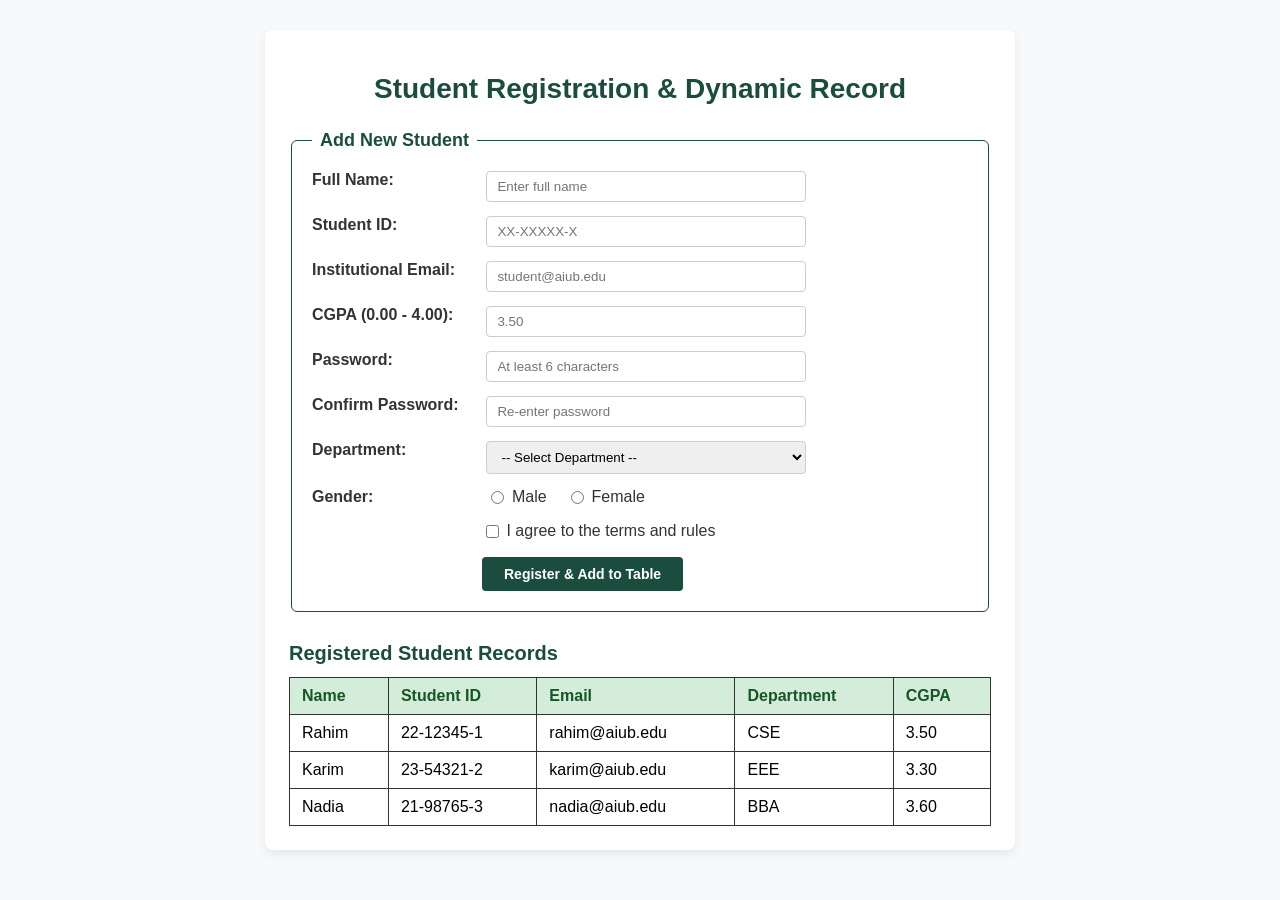
<file: practice/student_registration_lab2.html>
<!DOCTYPE html>
<html lang="en">
<head>
  <meta charset="UTF-8">
  <title>Student Registration & Dynamic Record</title>
  <style>
    /* 1. Base reset and layout */
    * {
      box-sizing: border-box;
      font-family: Arial, sans-serif;
    }

    body {
      background-color: #f7f9fb;
      padding: 30px;
      margin: 0;
    }

    #page-title {
      text-align: center;
      color: #1b4d3e;
      font-size: 28px;
      margin-bottom: 25px;
    }

    /* 2. Container styling */
    .container {
      max-width: 750px;
      margin: 0 auto;
      background-color: #ffffff;
      padding: 24px;
      border-radius: 8px;
      box-shadow: 0 4px 10px rgba(0, 0, 0, 0.08);
    }

    /* 3. Fieldset & Legend */
    fieldset {
      border: 1px solid #1b4d3e;
      border-radius: 6px;
      padding: 20px;
      margin-bottom: 30px;
    }

    legend {
      font-weight: bold;
      color: #1b4d3e;
      padding: 0 8px;
      font-size: 18px;
    }

    /* 4. Form controls styling */
    .form-group {
      margin-bottom: 14px;
    }

    label {
      display: inline-block;
      width: 170px;
      font-weight: 600;
      vertical-align: top;
      color: #333333;
    }

    input[type="text"],
    input[type="email"],
    input[type="password"],
    input[type="number"],
    select {
      width: 320px;
      padding: 7px 10px;
      border: 1.5px solid #cccccc;
      border-radius: 4px;
      outline: none;
      transition: border-color 0.2s;
    }

    input:focus,
    select:focus {
      border-color: #1b4d3e;
    }

    .error-msg {
      color: #d93025;
      font-size: 12px;
      margin-left: 10px;
      display: inline-block;
    }

    .radio-group {
      display: inline-block;
    }

    .btn-container {
      margin-top: 15px;
      margin-left: 170px;
    }

    button {
      background-color: #1b4d3e;
      color: #ffffff;
      border: none;
      padding: 9px 22px;
      font-size: 14px;
      font-weight: bold;
      border-radius: 4px;
      cursor: pointer;
    }

    button:hover {
      background-color: #14372c;
    }

    /* 5. Dynamic Table Styling */
    h2.table-heading {
      color: #1b4d3e;
      font-size: 20px;
      margin-top: 25px;
      margin-bottom: 12px;
    }

    table {
      width: 100%;
      border-collapse: collapse;
      margin-top: 10px;
    }

    table, th, td {
      border: 1px solid #333333;
    }

    th, td {
      padding: 9px 12px;
      text-align: left;
    }

    th {
      background-color: #d4edda;
      color: #155724;
      font-weight: bold;
    }

    tr:hover {
      background-color: khaki;
    }
  </style>
</head>
<body>

  <div class="container">
    <h1 id="page-title">Student Registration &amp; Dynamic Record</h1>

    <!-- Registration Form -->
    <form id="student-form" onsubmit="return validateAndAddStudent(event)">
      <fieldset>
        <legend>Add New Student</legend>

        <!-- Full Name -->
        <div class="form-group">
          <label for="fullname">Full Name:</label>
          <input type="text" id="fullname" name="fullname" placeholder="Enter full name">
          <span id="name-error" class="error-msg"></span>
        </div>

        <!-- Student ID -->
        <div class="form-group">
          <label for="student-id">Student ID:</label>
          <input type="text" id="student-id" name="student_id" placeholder="XX-XXXXX-X">
          <span id="id-error" class="error-msg"></span>
        </div>

        <!-- Email -->
        <div class="form-group">
          <label for="email">Institutional Email:</label>
          <input type="email" id="email" name="email" placeholder="student@aiub.edu">
          <span id="email-error" class="error-msg"></span>
        </div>

        <!-- CGPA -->
        <div class="form-group">
          <label for="cgpa">CGPA (0.00 - 4.00):</label>
          <input type="number" step="0.01" id="cgpa" name="cgpa" placeholder="3.50">
          <span id="cgpa-error" class="error-msg"></span>
        </div>

        <!-- Password -->
        <div class="form-group">
          <label for="password">Password:</label>
          <input type="password" id="password" name="password" placeholder="At least 6 characters">
          <span id="pass-error" class="error-msg"></span>
        </div>

        <!-- Confirm Password -->
        <div class="form-group">
          <label for="confirm-password">Confirm Password:</label>
          <input type="password" id="confirm-password" name="confirm_password" placeholder="Re-enter password">
          <span id="conpass-error" class="error-msg"></span>
        </div>

        <!-- Department Dropdown -->
        <div class="form-group">
          <label for="department">Department:</label>
          <select id="department" name="department">
            <option value="">-- Select Department --</option>
            <option value="CSE">CSE</option>
            <option value="EEE">EEE</option>
            <option value="BBA">BBA</option>
          </select>
          <span id="dept-error" class="error-msg"></span>
        </div>

        <!-- Gender Radios -->
        <div class="form-group">
          <label>Gender:</label>
          <div class="radio-group">
            <input type="radio" id="gender-male" name="gender" value="Male">
            <label for="gender-male" style="width: auto; font-weight: normal; margin-right: 15px;">Male</label>
            <input type="radio" id="gender-female" name="gender" value="Female">
            <label for="gender-female" style="width: auto; font-weight: normal;">Female</label>
          </div>
          <span id="gender-error" class="error-msg"></span>
        </div>

        <!-- Terms Checkbox -->
        <div class="form-group" style="margin-left: 170px;">
          <input type="checkbox" id="terms" name="terms">
          <label for="terms" style="width: auto; font-weight: normal;">I agree to the terms and rules</label>
          <span id="terms-error" class="error-msg"></span>
        </div>

        <!-- Submit Button -->
        <div class="btn-container">
          <button type="submit" id="btn-submit">Register &amp; Add to Table</button>
        </div>
      </fieldset>
    </form>

    <!-- Table Container -->
    <h2 class="table-heading">Registered Student Records</h2>
    <div id="table-container"></div>
  </div>

  <script>
    // 1. Initial Array of Objects (following Theory 5 syllabus)
    let students = [
      { name: "Rahim", id: "22-12345-1", email: "rahim@aiub.edu", dept: "CSE", cgpa: 3.50 },
      { name: "Karim", id: "23-54321-2", email: "karim@aiub.edu", dept: "EEE", cgpa: 3.30 },
      { name: "Nadia", id: "21-98765-3", email: "nadia@aiub.edu", dept: "BBA", cgpa: 3.60 }
    ];

    // Helper: Reset all inline error spans and input borders
    function clearErrors() {
      const errorSpans = document.querySelectorAll(".error-msg");
      errorSpans.forEach(function(span) {
        span.innerText = "";
      });

      const inputs = document.querySelectorAll("input, select");
      inputs.forEach(function(input) {
        input.style.borderColor = "#cccccc";
      });
    }

    // Helper: Highlight error on field
    function setError(inputElement, errorElement, message) {
      if (inputElement) {
        inputElement.style.borderColor = "#d93025";
      }
      errorElement.innerText = message;
    }

    // 2. Dynamic Table Generation function
    function renderTable() {
      const container = document.getElementById("table-container");
      container.innerHTML = ""; // Clear existing table to re-render

      let table = document.createElement("table");

      // Table Header Row
      let headerRow = document.createElement("tr");
      let columns = ["Name", "Student ID", "Email", "Department", "CGPA"];

      for (let col of columns) {
        let th = document.createElement("th");
        th.innerText = col;
        headerRow.appendChild(th);
      }
      table.appendChild(headerRow);

      // Iterate through Array of Objects with for...of
      for (let s of students) {
        let row = document.createElement("tr");

        let tdName = document.createElement("td");
        tdName.innerText = s.name;
        row.appendChild(tdName);

        let tdId = document.createElement("td");
        tdId.innerText = s.id;
        row.appendChild(tdId);

        let tdEmail = document.createElement("td");
        tdEmail.innerText = s.email;
        row.appendChild(tdEmail);

        let tdDept = document.createElement("td");
        tdDept.innerText = s.dept;
        row.appendChild(tdDept);

        let tdCgpa = document.createElement("td");
        tdCgpa.innerText = Number(s.cgpa).toFixed(2);
        row.appendChild(tdCgpa);

        table.appendChild(row);
      }

      container.appendChild(table);
    }

    // 3. Form Validation and Record Addition Handler
    function validateAndAddStudent(event) {
      event.preventDefault(); // Stop standard form submission / reload
      clearErrors();

      let isValid = true;

      // Extract values
      let nameInput = document.getElementById("fullname");
      let idInput = document.getElementById("student-id");
      let emailInput = document.getElementById("email");
      let cgpaInput = document.getElementById("cgpa");
      let passInput = document.getElementById("password");
      let conpassInput = document.getElementById("confirm-password");
      let deptInput = document.getElementById("department");
      let termsInput = document.getElementById("terms");

      let nameVal = nameInput.value.trim();
      let idVal = idInput.value.trim();
      let emailVal = emailInput.value.trim();
      let cgpaVal = parseFloat(cgpaInput.value);
      let passVal = passInput.value;
      let conpassVal = conpassInput.value;
      let deptVal = deptInput.value;

      // Gender check
      let genderRadios = document.getElementsByName("gender");
      let genderSelected = false;
      for (let r of genderRadios) {
        if (r.checked) {
          genderSelected = true;
          break;
        }
      }

      // Check 1: Name validation
      if (nameVal === "") {
        setError(nameInput, document.getElementById("name-error"), "Name must not be empty");
        isValid = false;
      } else if (nameVal.length < 3) {
        setError(nameInput, document.getElementById("name-error"), "Name must be at least 3 characters");
        isValid = false;
      }

      // Check 2: Student ID validation (Format check)
      if (idVal === "") {
        setError(idInput, document.getElementById("id-error"), "Student ID is required");
        isValid = false;
      }

      // Check 3: Email validation
      if (emailVal === "") {
        setError(emailInput, document.getElementById("email-error"), "Email is required");
        isValid = false;
      } else if (!emailVal.includes("@") || !emailVal.includes(".")) {
        setError(emailInput, document.getElementById("email-error"), "Enter a valid email address");
        isValid = false;
      }

      // Check 4: CGPA range (0.00 to 4.00)
      if (isNaN(cgpaVal) || cgpaVal < 0 || cgpaVal > 4.00) {
        setError(cgpaInput, document.getElementById("cgpa-error"), "CGPA must be between 0.00 and 4.00");
        isValid = false;
      }

      // Check 5: Password length
      if (passVal.length < 6) {
        setError(passInput, document.getElementById("pass-error"), "Password must be at least 6 characters");
        isValid = false;
      }

      // Check 6: Password matching
      if (passVal !== conpassVal || conpassVal === "") {
        setError(conpassInput, document.getElementById("conpass-error"), "Passwords do not match");
        isValid = false;
      }

      // Check 7: Department selection
      if (deptVal === "") {
        setError(deptInput, document.getElementById("dept-error"), "Please select a department");
        isValid = false;
      }

      // Check 8: Gender selection
      if (!genderSelected) {
        document.getElementById("gender-error").innerText = "Please select a gender";
        isValid = false;
      }

      // Check 9: Terms checkbox
      if (!termsInput.checked) {
        document.getElementById("terms-error").innerText = "You must agree before submitting";
        isValid = false;
      }

      // If all checks pass
      if (isValid) {
        // Create new student object and push to array
        let newStudent = {
          name: nameVal,
          id: idVal,
          email: emailVal,
          dept: deptVal,
          cgpa: cgpaVal
        };

        students.push(newStudent);

        // Re-render dynamic table
        renderTable();

        // Reset form inputs
        document.getElementById("student-form").reset();
        alert("Student registered and added to the record table successfully!");
      }

      return false; // Prevent submit
    }

    // Render table on initial page load
    window.onload = function() {
      renderTable();
    };
  </script>
</body>
</html>
</file>
<file: demo_layout/style.css>
* {
  margin: 0;
  padding: 0;
  box-sizing: border-box;
}

body {
  font-family: Arial, Helvetica, sans-serif;
  background-color: #f8fafc;
  color: #1e293b;
  line-height: 1.5;
}

hr {
  border: 0;
  height: 1px;
  background-color: #e2e8f0;
}

/* 2. Top Header & Navigation Bar */
header {
  position: sticky;
  top: 0;
  z-index: 100;
  background-color: #ffffff;
  border-bottom: 1px solid #e2e8f0;
  padding: 12px 28px;
  display: flex;
  justify-content: space-between;
  align-items: center;
  box-shadow: 0 2px 8px rgba(0, 0, 0, 0.04);
}

header h1 {
  font-size: 19px;
  color: #1a73e8;
  font-weight: 700;
}

header p {
  font-size: 12px;
  color: #64748b;
}

/* Quick Search in Header */
header form {
  display: flex;
  align-items: center;
  gap: 8px;
}

header form label {
  font-size: 13px;
  font-weight: 600;
  color: #475569;
}

header input[type="search"] {
  width: 280px;
  padding: 7px 12px;
  font-size: 13px;
  border: 1px solid #cbd5e1;
  border-radius: 6px;
  outline: none;
  transition: border-color 0.2s ease, box-shadow 0.2s ease;
}

header input[type="search"]:focus {
  border-color: #1a73e8;
  box-shadow: 0 0 0 3px rgba(26, 115, 232, 0.15);
}

header form button {
  padding: 7px 14px;
  background-color: #1a73e8;
  color: #ffffff;
  border: none;
  border-radius: 6px;
  font-size: 13px;
  font-weight: 600;
  cursor: pointer;
  transition: background-color 0.2s ease;
}

header form button:hover {
  background-color: #1557b0;
}

/* Header Utilities Nav */
header nav ul {
  list-style: none;
  display: flex;
  gap: 16px;
  align-items: center;
}

header nav ul li a {
  text-decoration: none;
  font-size: 13px;
  font-weight: 600;
  color: #334155;
  padding: 6px 10px;
  border-radius: 4px;
  transition: background-color 0.2s ease, color 0.2s ease;
}

header nav ul li a:hover {
  background-color: #f1f5f9;
  color: #1a73e8;
}

/* 3. Main Outer Layout Wrapper */
body > div {
  display: flex;
  min-height: calc(100vh - 120px);
}

/* 4. Sidebar Menu */
aside {
  width: 250px;
  min-width: 250px;
  background-color: #0f172a;
  color: #f8fafc;
  padding: 24px 16px;
  display: flex;
  flex-direction: column;
  gap: 20px;
}

aside h3 {
  font-size: 13px;
  text-transform: uppercase;
  letter-spacing: 0.8px;
  color: #94a3b8;
  margin-bottom: 6px;
  padding-left: 8px;
}

aside nav ul {
  list-style: none;
  display: flex;
  flex-direction: column;
  gap: 6px;
}

aside nav ul li a {
  display: block;
  text-decoration: none;
  color: #cbd5e1;
  font-size: 14px;
  padding: 10px 14px;
  border-radius: 6px;
  transition: background-color 0.2s ease, color 0.2s ease;
}

aside nav ul li a:hover,
aside nav ul li a strong {
  background-color: #1a73e8;
  color: #ffffff;
}

/* Sidebar Help Box */
aside section {
  margin-top: auto;
  background-color: #1e293b;
  padding: 14px;
  border-radius: 8px;
  border: 1px solid #334155;
}

aside section h4 {
  font-size: 13px;
  color: #38bdf8;
  margin-bottom: 6px;
}

aside section p {
  font-size: 12px;
  color: #94a3b8;
  line-height: 1.4;
}

/* 5. Workspace Container */
main {
  flex: 1;
  padding: 32px;
  background-color: #f8fafc;
  overflow-y: auto;
}

/* Greeting Block */
main > section:first-of-type h2 {
  font-size: 24px;
  color: #0f172a;
  margin-bottom: 6px;
}

main > section:first-of-type p {
  font-size: 14px;
  color: #64748b;
  margin-bottom: 24px;
}

/* 6. Metric Summary Cards Grid */
main > section:nth-of-type(2) h3 {
  font-size: 17px;
  color: #1e293b;
  margin-bottom: 14px;
}

main > section:nth-of-type(2) > div {
  display: grid;
  grid-template-columns: repeat(auto-fit, minmax(210px, 1fr));
  gap: 18px;
  margin-bottom: 24px;
}

main > section:nth-of-type(2) article {
  background-color: #ffffff;
  padding: 20px;
  border-radius: 10px;
  border: 1px solid #e2e8f0;
  box-shadow: 0 3px 10px rgba(0, 0, 0, 0.04);
  position: relative;
  transition: transform 0.2s ease, box-shadow 0.2s ease;
}

main > section:nth-of-type(2) article:hover {
  transform: translateY(-3px);
  box-shadow: 0 6px 16px rgba(0, 0, 0, 0.08);
}

main > section:nth-of-type(2) article h4 {
  font-size: 13px;
  color: #64748b;
  margin-bottom: 10px;
  text-transform: uppercase;
  letter-spacing: 0.5px;
}

main > section:nth-of-type(2) article p:first-of-type strong {
  font-size: 30px;
  color: #0f172a;
  display: block;
  margin-bottom: 6px;
}

main > section:nth-of-type(2) article p:nth-of-type(2) {
  font-size: 12px;
  color: #94a3b8;
  margin-bottom: 14px;
}

main > section:nth-of-type(2) article a {
  font-size: 12px;
  font-weight: 600;
  text-decoration: none;
  color: #1a73e8;
  display: inline-block;
}

main > section:nth-of-type(2) article a:hover {
  text-decoration: underline;
}

/* Card Accent Borders */
main > section:nth-of-type(2) article:nth-child(1) { border-top: 4px solid #f59e0b; }
main > section:nth-of-type(2) article:nth-child(2) { border-top: 4px solid #10b981; }
main > section:nth-of-type(2) article:nth-child(3) { border-top: 4px solid #0284c7; }
main > section:nth-of-type(2) article:nth-child(4) { border-top: 4px solid #8b5cf6; }

/* 7. Action Shortcuts Section */
main > section:nth-of-type(3) {
  margin: 24px 0;
}

main > section:nth-of-type(3) h3 {
  font-size: 16px;
  color: #1e293b;
  margin-bottom: 8px;
}

main > section:nth-of-type(3) p {
  font-size: 13px;
  color: #64748b;
  margin-bottom: 12px;
}

main > section:nth-of-type(3) button {
  background-color: #ffffff;
  color: #1a73e8;
  border: 1px solid #1a73e8;
  padding: 9px 18px;
  border-radius: 6px;
  font-size: 13px;
  font-weight: 600;
  cursor: pointer;
  margin-right: 10px;
  margin-bottom: 8px;
  transition: all 0.2s ease;
}

main > section:nth-of-type(3) button:hover {
  background-color: #1a73e8;
  color: #ffffff;
}

/* 8. Split Grid: Announcements & Notifications */
main > div {
  display: grid;
  grid-template-columns: 1.6fr 1fr;
  gap: 24px;
  margin-top: 24px;
}

/* Left: Announcements */
main > div section:first-of-type h3,
main > div section:last-of-type h3 {
  font-size: 16px;
  color: #0f172a;
  margin-bottom: 14px;
}

main > div section:first-of-type article {
  background-color: #ffffff;
  padding: 18px;
  border-radius: 8px;
  border: 1px solid #e2e8f0;
  margin-bottom: 14px;
}

main > div section:first-of-type article h4 {
  font-size: 14px;
  color: #1e293b;
  margin-bottom: 4px;
}

main > div section:first-of-type article small {
  display: block;
  color: #94a3b8;
  font-size: 11px;
  margin-bottom: 8px;
}

main > div section:first-of-type article p:last-of-type {
  font-size: 13px;
  color: #475569;
  line-height: 1.5;
}

/* Right: Claim Notifications */
main > div section:last-of-type ul {
  list-style: none;
  display: flex;
  flex-direction: column;
  gap: 12px;
}

main > div section:last-of-type ul li {
  background-color: #ffffff;
  padding: 14px 16px;
  border-radius: 8px;
  border-left: 4px solid #1a73e8;
  border-top: 1px solid #e2e8f0;
  border-right: 1px solid #e2e8f0;
  border-bottom: 1px solid #e2e8f0;
  font-size: 13px;
  color: #334155;
  line-height: 1.5;
}

main > div section:last-of-type ul li strong {
  color: #0f172a;
}

main > div section:last-of-type ul li em {
  color: #64748b;
  font-size: 12px;
}

main > div section:last-of-type ul li a {
  display: inline-block;
  margin-top: 8px;
  font-size: 12px;
  color: #1a73e8;
  font-weight: 600;
  text-decoration: none;
}

main > div section:last-of-type ul li a:hover {
  text-decoration: underline;
}

/* 9. Global Footer */
footer {
  background-color: #ffffff;
  border-top: 1px solid #e2e8f0;
  text-align: center;
  padding: 16px;
  font-size: 12px;
  color: #64748b;
}

footer p:last-child {
  margin-top: 4px;
  color: #94a3b8;
}
</file>
<file: practice/style.css>
body{
    font-family: Arial, Helvetica, sans-serif;
}

.flex{
    display: flex;
    flex-direction: row;
    justify-content: center;
    padding: 10px;
    gap: 20px;
}

.card{
  position: relative;
  width: 500px;
  background: #99ffbb;
  padding: 15px;
  border-radius: 10px;
  margin: 0;
}

.form{
    width: 500px;
  background: #99ffbb;
  padding: 15px;
  border-radius: 10px;
  margin: 0;
}

.courseId{
  position: absolute;
  top: 25px;
  right: 15px;
  background-color: #ffffff;
  border-radius: 10px;
  padding: 10px;
}

.courseName{
  font-family: Times New Roman;
  font-size: 20px;
  padding-bottom: 0px;
  color: Blue;
}

.courseName:hover{
  color: red;
}

.subTitle{
  font-family: Arial;
  font-size: 17px;
  padding:0px;
  color:yellow;
}

.subTitle:hover{
  color:Black;
}

table, th, td{
  border: 1px solid black;
  border-collapse: collapse;
  padding: 10px;
  width: 500px;
  text-align: center;
}

a{
  color: black;
}

.link:hover{
  color: red;
}

.login{
    text-align: center;
    font-family:'Times New Roman', Times, serif;
    font-size: xx-large;
}

#sub {
  display: block;
  margin: 0 auto;
  padding: 8px 20px;
}

#sub:hover{
    background-color: gold;
}
</file>
<file: demo_layout/items_browse.css>
/* ==========================================================================
   Campus Lost and Found Platform - Items Browse Stylesheet (items_browse.css)
   Course: CSC 3215 Web Technologies
   Theme: University Slate & Royal Blue System
   ========================================================================== */

/* 1. Global Reset & Box Model */
* {
    margin: 0;
    padding: 0;
    box-sizing: border-box;
}

body {
    font-family: Arial, Helvetica, sans-serif;
    background-color: #f8fafc;
    color: #1e293b;
    line-height: 1.5;
}

/* 2. Top Header & Navigation */
header {
    position: sticky;
    top: 0;
    z-index: 100;
    background-color: #ffffff;
    border-bottom: 1px solid #e2e8f0;
    padding: 12px 28px;
    display: flex;
    justify-content: space-between;
    align-items: center;
    box-shadow: 0 2px 8px rgba(0, 0, 0, 0.04);
}

#header_text h1 {
    font-size: 19px;
    color: #1a73e8;
    font-weight: 700;
}

#header_text p {
    font-size: 12px;
    color: #64748b;
}

/* Quick Search in Header */
header form {
    display: flex;
    align-items: center;
    gap: 8px;
}

header form label {
    font-size: 13px;
    font-weight: 600;
    color: #475569;
}

header input[type="text"] {
    width: 260px;
    padding: 7px 12px;
    font-size: 13px;
    border: 1px solid #cbd5e1;
    border-radius: 6px;
    outline: none;
    transition: border-color 0.2s ease, box-shadow 0.2s ease;
}

header input[type="text"]:focus {
    border-color: #1a73e8;
    box-shadow: 0 0 0 3px rgba(26, 115, 232, 0.15);
}

#submit {
    padding: 7px 14px;
    background-color: #1a73e8;
    color: #ffffff;
    border: none;
    border-radius: 6px;
    font-size: 13px;
    font-weight: 600;
    cursor: pointer;
    transition: background-color 0.2s ease;
}

#submit:hover {
    background-color: #1557b0;
}

/* Header Utilities Nav */
#header_navigation ul {
    list-style: none;
    display: flex;
    gap: 16px;
    align-items: center;
}

#header_navigation ul li a {
    text-decoration: none;
    font-size: 13px;
    font-weight: 600;
    color: #334155;
    padding: 6px 10px;
    border-radius: 4px;
    transition: background-color 0.2s ease, color 0.2s ease;
}

#header_navigation ul li a:hover {
    background-color: #f1f5f9;
    color: #1a73e8;
}

/* 3. Outer Layout Container */
body > div {
    display: flex;
    min-height: calc(100vh - 120px);
}

/* Sidebar Menu */
aside {
    width: 250px;
    min-width: 250px;
    background-color: #0f172a;
    color: #f8fafc;
    padding: 24px 16px;
    display: flex;
    flex-direction: column;
    gap: 20px;
}

#aside_nevigation h1 {
    font-size: 13px;
    text-transform: uppercase;
    letter-spacing: 0.8px;
    color: #94a3b8;
    margin-bottom: 6px;
    padding-left: 8px;
}

#aside_nevigation ul {
    list-style: none;
    display: flex;
    flex-direction: column;
    gap: 6px;
}

#aside_nevigation ul li a {
    display: block;
    text-decoration: none;
    color: #cbd5e1;
    font-size: 14px;
    padding: 10px 14px;
    border-radius: 6px;
    transition: background-color 0.2s ease, color 0.2s ease;
}

#aside_nevigation ul li a:hover,
#aside_nevigation ul li a strong {
    background-color: #1a73e8;
    color: #ffffff;
}

#aside_ex_text {
    margin-top: auto;
    background-color: #1e293b;
    padding: 14px;
    border-radius: 8px;
    border: 1px solid #334155;
}

#aside_ex_text h4 {
    font-size: 13px;
    color: #38bdf8;
    margin-bottom: 6px;
}

#aside_ex_text p {
    font-size: 12px;
    color: #94a3b8;
    line-height: 1.4;
}

/* 4. Main Content Area */
#main_body {
    flex: 1;
    padding: 32px 40px;
    background-color: #f8fafc;
    overflow-y: auto;
}

#main_head {
    margin-bottom: 24px;
}

#main_head h1 {
    font-size: 24px;
    color: #0f172a;
    margin-bottom: 6px;
}

#main_head p {
    font-size: 14px;
    color: #64748b;
}

/* 5. Filter Toolbar */
#filter_section {
    background-color: #ffffff;
    border: 1px solid #e2e8f0;
    border-radius: 10px;
    padding: 18px 24px;
    margin-bottom: 28px;
    box-shadow: 0 2px 8px rgba(0, 0, 0, 0.04);
}

#filter_form {
    display: flex;
    flex-wrap: wrap;
    gap: 20px;
    align-items: flex-end;
}

.filter_field {
    display: flex;
    flex-direction: column;
    gap: 6px;
    flex: 1;
    min-width: 170px;
}

.filter_field label {
    font-size: 13px;
    font-weight: 600;
    color: #334155;
}

.filter_field select {
    padding: 8px 12px;
    font-size: 13px;
    border: 1px solid #cbd5e1;
    border-radius: 6px;
    background-color: #ffffff;
    outline: none;
    transition: border-color 0.2s ease;
}

.filter_field select:focus {
    border-color: #1a73e8;
}

.filter_buttons {
    display: flex;
    align-items: center;
    gap: 10px;
}

#btn_apply_filter {
    background-color: #1a73e8;
    color: #ffffff;
    border: none;
    padding: 9px 20px;
    font-size: 13px;
    font-weight: 600;
    border-radius: 6px;
    cursor: pointer;
    transition: background-color 0.2s ease;
}

#btn_apply_filter:hover {
    background-color: #1557b0;
}

#btn_clear_filter {
    text-decoration: none;
    color: #64748b;
    background-color: #f1f5f9;
    border: 1px solid #cbd5e1;
    padding: 8px 16px;
    font-size: 13px;
    font-weight: 600;
    border-radius: 6px;
    transition: all 0.2s ease;
}

#btn_clear_filter:hover {
    background-color: #e2e8f0;
    color: #0f172a;
}

/* 6. Card Catalog Grid */
#catalog_container {
    display: grid;
    grid-template-columns: repeat(auto-fill, minmax(280px, 1fr));
    gap: 24px;
}

.item_card {
    position: relative;
    background-color: #ffffff;
    border: 1px solid #e2e8f0;
    border-radius: 10px;
    box-shadow: 0 4px 12px rgba(0, 0, 0, 0.05);
    overflow: hidden;
    display: flex;
    flex-direction: column;
    transition: transform 0.2s ease, box-shadow 0.2s ease;
}

.item_card:hover {
    transform: translateY(-4px);
    box-shadow: 0 8px 20px rgba(0, 0, 0, 0.09);
}

/* Status Badges */
.badge {
    position: absolute;
    top: 12px;
    right: 12px;
    font-size: 11px;
    font-weight: 700;
    padding: 4px 10px;
    border-radius: 12px;
    text-transform: uppercase;
    letter-spacing: 0.5px;
}

.badge_found {
    background-color: #e6f4ea;
    color: #137333;
}

.badge_lost {
    background-color: #fef3c7;
    color: #b45309;
}

/* Image Placeholder Box */
.card_img_placeholder {
    height: 140px;
    background-color: #f1f5f9;
    color: #64748b;
    display: flex;
    justify-content: center;
    align-items: center;
    font-size: 14px;
    font-weight: 600;
    border-bottom: 1px solid #e2e8f0;
}

/* Card Body Content */
.card_content {
    padding: 18px;
    display: flex;
    flex-direction: column;
    flex: 1;
}

.card_content h3 {
    font-size: 16px;
    color: #0f172a;
    margin-bottom: 8px;
}

.card_content p {
    font-size: 13px;
    color: #475569;
    margin-bottom: 4px;
}

.card_content p strong {
    color: #1e293b;
}

.item_desc {
    margin-top: 8px;
    margin-bottom: 16px !important;
    font-size: 12px !important;
    color: #64748b !important;
    line-height: 1.4;
    flex: 1;
}

/* Card Action Buttons */
.card_actions {
    display: flex;
    gap: 8px;
    margin-top: auto;
}

.btn_card {
    flex: 1;
    text-align: center;
    padding: 8px 10px;
    font-size: 12px;
    font-weight: 600;
    border-radius: 6px;
    text-decoration: none;
    transition: background-color 0.2s ease;
}

.btn_claim {
    background-color: #1a73e8;
    color: #ffffff;
}

.btn_claim:hover {
    background-color: #1557b0;
}

.btn_details {
    background-color: #f1f5f9;
    color: #334155;
    border: 1px solid #cbd5e1;
}

.btn_details:hover {
    background-color: #e2e8f0;
    color: #0f172a;
}

.full_width {
    flex: 100%;
}

/* 7. Global Footer */
footer {
    background-color: #ffffff;
    border-top: 1px solid #e2e8f0;
    text-align: center;
    padding: 16px;
    font-size: 12px;
    color: #64748b;
}

footer p:last-child {
    margin-top: 4px;
    color: #94a3b8;
}
</file>
<file: demo_layout/report_found.css>
/* ==========================================================================
   Campus Lost and Found Platform - Report Found Property (report_found.css)
   Course: CSC 3215 Web Technologies
   Standard Layout & Form Stylesheet
   ========================================================================== */

/* 1. Global Reset & Box Model */
* {
  margin: 0;
  padding: 0;
  box-sizing: border-box;
}

body {
  font-family: Arial, Helvetica, sans-serif;
  background-color: #f8fafc;
  color: #1e293b;
  line-height: 1.5;
  display: flex;
  flex-direction: column;
  min-height: 100vh;
}

/* 2. Top Sticky Navbar */
.top-navbar {
  position: sticky;
  top: 0;
  z-index: 100;
  background-color: #ffffff;
  border-bottom: 1px solid #e2e8f0;
  padding: 12px 28px;
  display: flex;
  justify-content: space-between;
  align-items: center;
  box-shadow: 0 2px 8px rgba(0, 0, 0, 0.04);
}

.logo-area h1 {
  font-size: 19px;
  color: #1a73e8;
  font-weight: 700;
}

.logo-area p {
  font-size: 12px;
  color: #64748b;
}

/* Nav Search Bar */
.nav-search {
  display: flex;
  align-items: center;
  gap: 8px;
}

.nav-search label {
  font-size: 13px;
  font-weight: 600;
  color: #475569;
}

.nav-search input[type="search"] {
  width: 260px;
  padding: 7px 12px;
  font-size: 13px;
  border: 1px solid #cbd5e1;
  border-radius: 6px;
  outline: none;
  transition: border-color 0.2s ease, box-shadow 0.2s ease;
}

.nav-search input[type="search"]:focus {
  border-color: #1a73e8;
  box-shadow: 0 0 0 3px rgba(26, 115, 232, 0.15);
}

.nav-search button {
  padding: 7px 14px;
  background-color: #1a73e8;
  color: #ffffff;
  border: none;
  border-radius: 6px;
  font-size: 13px;
  font-weight: 600;
  cursor: pointer;
  transition: background-color 0.2s ease;
}

.nav-search button:hover {
  background-color: #1557b0;
}

/* Nav User Menu */
.user-nav ul {
  list-style: none;
  display: flex;
  gap: 16px;
  align-items: center;
}

.user-nav ul li a {
  text-decoration: none;
  font-size: 13px;
  font-weight: 600;
  color: #334155;
  padding: 6px 10px;
  border-radius: 4px;
  transition: background-color 0.2s ease, color 0.2s ease;
}

.user-nav ul li a:hover {
  background-color: #f1f5f9;
  color: #1a73e8;
}

/* 3. Main Portal Container (Sidebar + Content) */
.layout-container {
  display: flex;
  flex: 1;
}

/* Sidebar */
.sidebar {
  width: 250px;
  min-width: 250px;
  background-color: #0f172a;
  color: #f8fafc;
  padding: 24px 16px;
  display: flex;
  flex-direction: column;
  gap: 20px;
}

.sidebar h3 {
  font-size: 13px;
  text-transform: uppercase;
  letter-spacing: 0.8px;
  color: #94a3b8;
  margin-bottom: 6px;
  padding-left: 8px;
}

.sidebar-menu ul {
  list-style: none;
  display: flex;
  flex-direction: column;
  gap: 6px;
}

.sidebar-menu ul li a {
  display: block;
  text-decoration: none;
  color: #cbd5e1;
  font-size: 14px;
  padding: 10px 14px;
  border-radius: 6px;
  transition: background-color 0.2s ease, color 0.2s ease;
}

.sidebar-menu ul li a:hover,
.sidebar-menu ul li a.active {
  background-color: #1a73e8;
  color: #ffffff;
}

.help-box {
  margin-top: auto;
  background-color: #1e293b;
  padding: 14px;
  border-radius: 8px;
  border: 1px solid #334155;
}

.help-box h4 {
  font-size: 13px;
  color: #38bdf8;
  margin-bottom: 6px;
}

.help-box p {
  font-size: 12px;
  color: #94a3b8;
  line-height: 1.4;
}

/* 4. Workspace & Form Area */
.main-content {
  flex: 1;
  padding: 32px 40px;
  background-color: #f8fafc;
  overflow-y: auto;
}

.page-header {
  margin-bottom: 24px;
}

.breadcrumbs {
  font-size: 12px;
  color: #64748b;
  margin-bottom: 6px;
}

.page-header h2 {
  font-size: 24px;
  color: #0f172a;
  margin-bottom: 6px;
}

.subtitle {
  font-size: 14px;
  color: #64748b;
}

/* Form Wrapper Card */
.form-wrapper {
  max-width: 680px;
  margin: 0 auto;
  background-color: #ffffff;
  border: 1px solid #e2e8f0;
  border-radius: 12px;
  box-shadow: 0 4px 16px rgba(0, 0, 0, 0.05);
  overflow: hidden;
}

/* Toggle Tabs (Lost vs Found) */
.form-toggle-tabs {
  display: flex;
  background-color: #f1f5f9;
  border-bottom: 1px solid #e2e8f0;
}

.tab-btn {
  flex: 1;
  text-align: center;
  padding: 14px;
  font-size: 14px;
  font-weight: 700;
  text-decoration: none;
  transition: all 0.2s ease;
}

.active-tab {
  background-color: #1a73e8;
  color: #ffffff;
}

.inactive-tab {
  background-color: #e2e8f0;
  color: #475569;
}

.inactive-tab:hover {
  background-color: #cbd5e1;
  color: #0f172a;
}

/* Fieldset and Legend */
.report-form {
  padding: 28px 32px;
}

.form-fieldset {
  border: none;
  padding: 0;
  margin: 0;
}

.form-fieldset legend {
  font-size: 16px;
  font-weight: 700;
  color: #0f172a;
  margin-bottom: 20px;
  border-bottom: 2px solid #e2e8f0;
  width: 100%;
  padding-bottom: 6px;
}

/* Form Groups & Inputs */
.form-group {
  margin-bottom: 18px;
}

.form-group label {
  display: block;
  font-size: 13px;
  font-weight: 600;
  color: #334155;
  margin-bottom: 6px;
}

.required {
  color: #d93025;
}

.field-hint {
  display: block;
  font-size: 11px;
  color: #64748b;
  margin-top: 4px;
}

/* Standard Inputs & Selects */
input[type="text"],
input[type="date"],
input[type="time"],
select,
textarea {
  width: 100%;
  padding: 10px 14px;
  font-size: 14px;
  border: 1px solid #cbd5e1;
  border-radius: 6px;
  background-color: #ffffff;
  color: #1e293b;
  outline: none;
  transition: border-color 0.2s ease, box-shadow 0.2s ease;
}

textarea {
  resize: vertical;
}

/* Focus States */
input[type="text"]:focus,
input[type="date"]:focus,
input[type="time"]:focus,
select:focus,
textarea:focus {
  border-color: #1a73e8;
  box-shadow: 0 0 0 3px rgba(26, 115, 232, 0.15);
}

/* Inline Row Split */
.form-row-split {
  display: flex;
  gap: 16px;
}

.form-row-split .form-group {
  flex: 1;
}

/* File Upload Area */
.file-upload-box {
  border: 2px dashed #cbd5e1;
  border-radius: 8px;
  padding: 16px;
  background-color: #f8fafc;
  text-align: center;
}

.file-upload-box input[type="file"] {
  font-size: 13px;
  color: #475569;
}

.file-instructions {
  font-size: 11px;
  color: #64748b;
  margin-top: 6px;
}

/* Checkbox Alignment */
.form-checkbox-group {
  display: flex;
  align-items: flex-start;
  gap: 10px;
  margin-top: 10px;
}

.form-checkbox-group input[type="checkbox"] {
  margin-top: 3px;
  cursor: pointer;
}

.form-checkbox-group label {
  font-size: 13px;
  color: #475569;
  font-weight: normal;
  line-height: 1.4;
  cursor: pointer;
}

/* Buttons */
.form-actions {
  display: flex;
  gap: 12px;
  margin-top: 24px;
}

.btn-submit {
  flex: 2;
  background-color: #1a73e8;
  color: #ffffff;
  padding: 12px;
  border: none;
  border-radius: 6px;
  font-size: 14px;
  font-weight: 700;
  cursor: pointer;
  transition: background-color 0.2s ease;
}

.btn-submit:hover {
  background-color: #1557b0;
}

.btn-reset {
  flex: 1;
  background-color: #f1f5f9;
  color: #475569;
  padding: 12px;
  border: 1px solid #cbd5e1;
  border-radius: 6px;
  font-size: 14px;
  font-weight: 600;
  cursor: pointer;
  transition: all 0.2s ease;
}

.btn-reset:hover {
  background-color: #e2e8f0;
  color: #0f172a;
}

/* 5. Global Footer */
.footer {
  background-color: #ffffff;
  border-top: 1px solid #e2e8f0;
  text-align: center;
  padding: 16px;
  font-size: 12px;
  color: #64748b;
}

.footer p:last-child {
  margin-top: 4px;
  color: #94a3b8;
}
</file>
<file: demo_layout/report_lost.css>
/* ==========================================================================
   Campus Lost and Found Platform - Report Lost Property (report_lost.css)
   Course: CSC 3215 Web Technologies
   Standard Layout & Form Stylesheet
   ========================================================================== */

/* 1. Global Reset & Box Model */
* {
  margin: 0;
  padding: 0;
  box-sizing: border-box;
}

body {
  font-family: Arial, Helvetica, sans-serif;
  background-color: #f8fafc;
  color: #1e293b;
  line-height: 1.5;
  display: flex;
  flex-direction: column;
  min-height: 100vh;
}

/* 2. Top Sticky Navbar */
.top-navbar {
  position: sticky;
  top: 0;
  z-index: 100;
  background-color: #ffffff;
  border-bottom: 1px solid #e2e8f0;
  padding: 12px 28px;
  display: flex;
  justify-content: space-between;
  align-items: center;
  box-shadow: 0 2px 8px rgba(0, 0, 0, 0.04);
}

.logo-area h1 {
  font-size: 19px;
  color: #1a73e8;
  font-weight: 700;
}

.logo-area p {
  font-size: 12px;
  color: #64748b;
}

/* Nav Search Bar */
.nav-search {
  display: flex;
  align-items: center;
  gap: 8px;
}

.nav-search label {
  font-size: 13px;
  font-weight: 600;
  color: #475569;
}

.nav-search input[type="search"] {
  width: 260px;
  padding: 7px 12px;
  font-size: 13px;
  border: 1px solid #cbd5e1;
  border-radius: 6px;
  outline: none;
  transition: border-color 0.2s ease, box-shadow 0.2s ease;
}

.nav-search input[type="search"]:focus {
  border-color: #1a73e8;
  box-shadow: 0 0 0 3px rgba(26, 115, 232, 0.15);
}

.nav-search button {
  padding: 7px 14px;
  background-color: #1a73e8;
  color: #ffffff;
  border: none;
  border-radius: 6px;
  font-size: 13px;
  font-weight: 600;
  cursor: pointer;
  transition: background-color 0.2s ease;
}

.nav-search button:hover {
  background-color: #1557b0;
}

/* Nav User Menu */
.user-nav ul {
  list-style: none;
  display: flex;
  gap: 16px;
  align-items: center;
}

.user-nav ul li a {
  text-decoration: none;
  font-size: 13px;
  font-weight: 600;
  color: #334155;
  padding: 6px 10px;
  border-radius: 4px;
  transition: background-color 0.2s ease, color 0.2s ease;
}

.user-nav ul li a:hover {
  background-color: #f1f5f9;
  color: #1a73e8;
}

/* 3. Main Portal Container (Sidebar + Content) */
.layout-container {
  display: flex;
  flex: 1;
}

/* Sidebar */
.sidebar {
  width: 250px;
  min-width: 250px;
  background-color: #0f172a;
  color: #f8fafc;
  padding: 24px 16px;
  display: flex;
  flex-direction: column;
  gap: 20px;
}

.sidebar h3 {
  font-size: 13px;
  text-transform: uppercase;
  letter-spacing: 0.8px;
  color: #94a3b8;
  margin-bottom: 6px;
  padding-left: 8px;
}

.sidebar-menu ul {
  list-style: none;
  display: flex;
  flex-direction: column;
  gap: 6px;
}

.sidebar-menu ul li a {
  display: block;
  text-decoration: none;
  color: #cbd5e1;
  font-size: 14px;
  padding: 10px 14px;
  border-radius: 6px;
  transition: background-color 0.2s ease, color 0.2s ease;
}

.sidebar-menu ul li a:hover,
.sidebar-menu ul li a.active {
  background-color: #1a73e8;
  color: #ffffff;
}

.help-box {
  margin-top: auto;
  background-color: #1e293b;
  padding: 14px;
  border-radius: 8px;
  border: 1px solid #334155;
}

.help-box h4 {
  font-size: 13px;
  color: #38bdf8;
  margin-bottom: 6px;
}

.help-box p {
  font-size: 12px;
  color: #94a3b8;
  line-height: 1.4;
}

/* 4. Workspace & Form Area */
.main-content {
  flex: 1;
  padding: 32px 40px;
  background-color: #f8fafc;
  overflow-y: auto;
}

.page-header {
  margin-bottom: 24px;
}

.breadcrumbs {
  font-size: 12px;
  color: #64748b;
  margin-bottom: 6px;
}

.page-header h2 {
  font-size: 24px;
  color: #0f172a;
  margin-bottom: 6px;
}

.subtitle {
  font-size: 14px;
  color: #64748b;
}

/* Form Wrapper Card */
.form-wrapper {
  max-width: 680px;
  margin: 0 auto;
  background-color: #ffffff;
  border: 1px solid #e2e8f0;
  border-radius: 12px;
  box-shadow: 0 4px 16px rgba(0, 0, 0, 0.05);
  overflow: hidden;
}

/* Toggle Tabs (Lost vs Found) */
.form-toggle-tabs {
  display: flex;
  background-color: #f1f5f9;
  border-bottom: 1px solid #e2e8f0;
}

.tab-btn {
  flex: 1;
  text-align: center;
  padding: 14px;
  font-size: 14px;
  font-weight: 700;
  text-decoration: none;
  transition: all 0.2s ease;
}

.active-tab {
  background-color: #1a73e8;
  color: #ffffff;
}

.inactive-tab {
  background-color: #e2e8f0;
  color: #475569;
}

.inactive-tab:hover {
  background-color: #cbd5e1;
  color: #0f172a;
}

/* Fieldset and Legend */
.report-form {
  padding: 28px 32px;
}

.form-fieldset {
  border: none;
  padding: 0;
  margin: 0;
}

.form-fieldset legend {
  font-size: 16px;
  font-weight: 700;
  color: #0f172a;
  margin-bottom: 20px;
  border-bottom: 2px solid #e2e8f0;
  width: 100%;
  padding-bottom: 6px;
}

/* Form Groups & Inputs */
.form-group {
  margin-bottom: 18px;
}

.form-group label {
  display: block;
  font-size: 13px;
  font-weight: 600;
  color: #334155;
  margin-bottom: 6px;
}

.required {
  color: #d93025;
}

.field-hint {
  display: block;
  font-size: 11px;
  color: #64748b;
  margin-top: 4px;
}

/* Standard Inputs & Selects */
input[type="text"],
input[type="date"],
input[type="time"],
select,
textarea {
  width: 100%;
  padding: 10px 14px;
  font-size: 14px;
  border: 1px solid #cbd5e1;
  border-radius: 6px;
  background-color: #ffffff;
  color: #1e293b;
  outline: none;
  transition: border-color 0.2s ease, box-shadow 0.2s ease;
}

textarea {
  resize: vertical;
}

/* Attribute Selectors & Focus Effects */
input[type="text"]:focus,
input[type="date"]:focus,
input[type="time"]:focus,
select:focus,
textarea:focus {
  border-color: #1a73e8;
  box-shadow: 0 0 0 3px rgba(26, 115, 232, 0.15);
}

/* Two-Column Inline Split for Date and Time */
.form-row-split {
  display: flex;
  gap: 16px;
}

.form-row-split .form-group {
  flex: 1;
}

/* File Upload Box */
.file-upload-box {
  border: 2px dashed #cbd5e1;
  border-radius: 8px;
  padding: 16px;
  background-color: #f8fafc;
  text-align: center;
}

.file-upload-box input[type="file"] {
  font-size: 13px;
  color: #475569;
}

.file-instructions {
  font-size: 11px;
  color: #64748b;
  margin-top: 6px;
}

/* Form Action Buttons */
.form-actions {
  display: flex;
  gap: 12px;
  margin-top: 24px;
}

.btn-submit {
  flex: 2;
  background-color: #1a73e8;
  color: #ffffff;
  padding: 12px;
  border: none;
  border-radius: 6px;
  font-size: 14px;
  font-weight: 700;
  cursor: pointer;
  transition: background-color 0.2s ease;
}

.btn-submit:hover {
  background-color: #1557b0;
}

.btn-reset {
  flex: 1;
  background-color: #f1f5f9;
  color: #475569;
  padding: 12px;
  border: 1px solid #cbd5e1;
  border-radius: 6px;
  font-size: 14px;
  font-weight: 600;
  cursor: pointer;
  transition: all 0.2s ease;
}

.btn-reset:hover {
  background-color: #e2e8f0;
  color: #0f172a;
}

/* 5. Global Footer */
.footer {
  background-color: #ffffff;
  border-top: 1px solid #e2e8f0;
  text-align: center;
  padding: 16px;
  font-size: 12px;
  color: #64748b;
}

.footer p:last-child {
  margin-top: 4px;
  color: #94a3b8;
}
</file>
